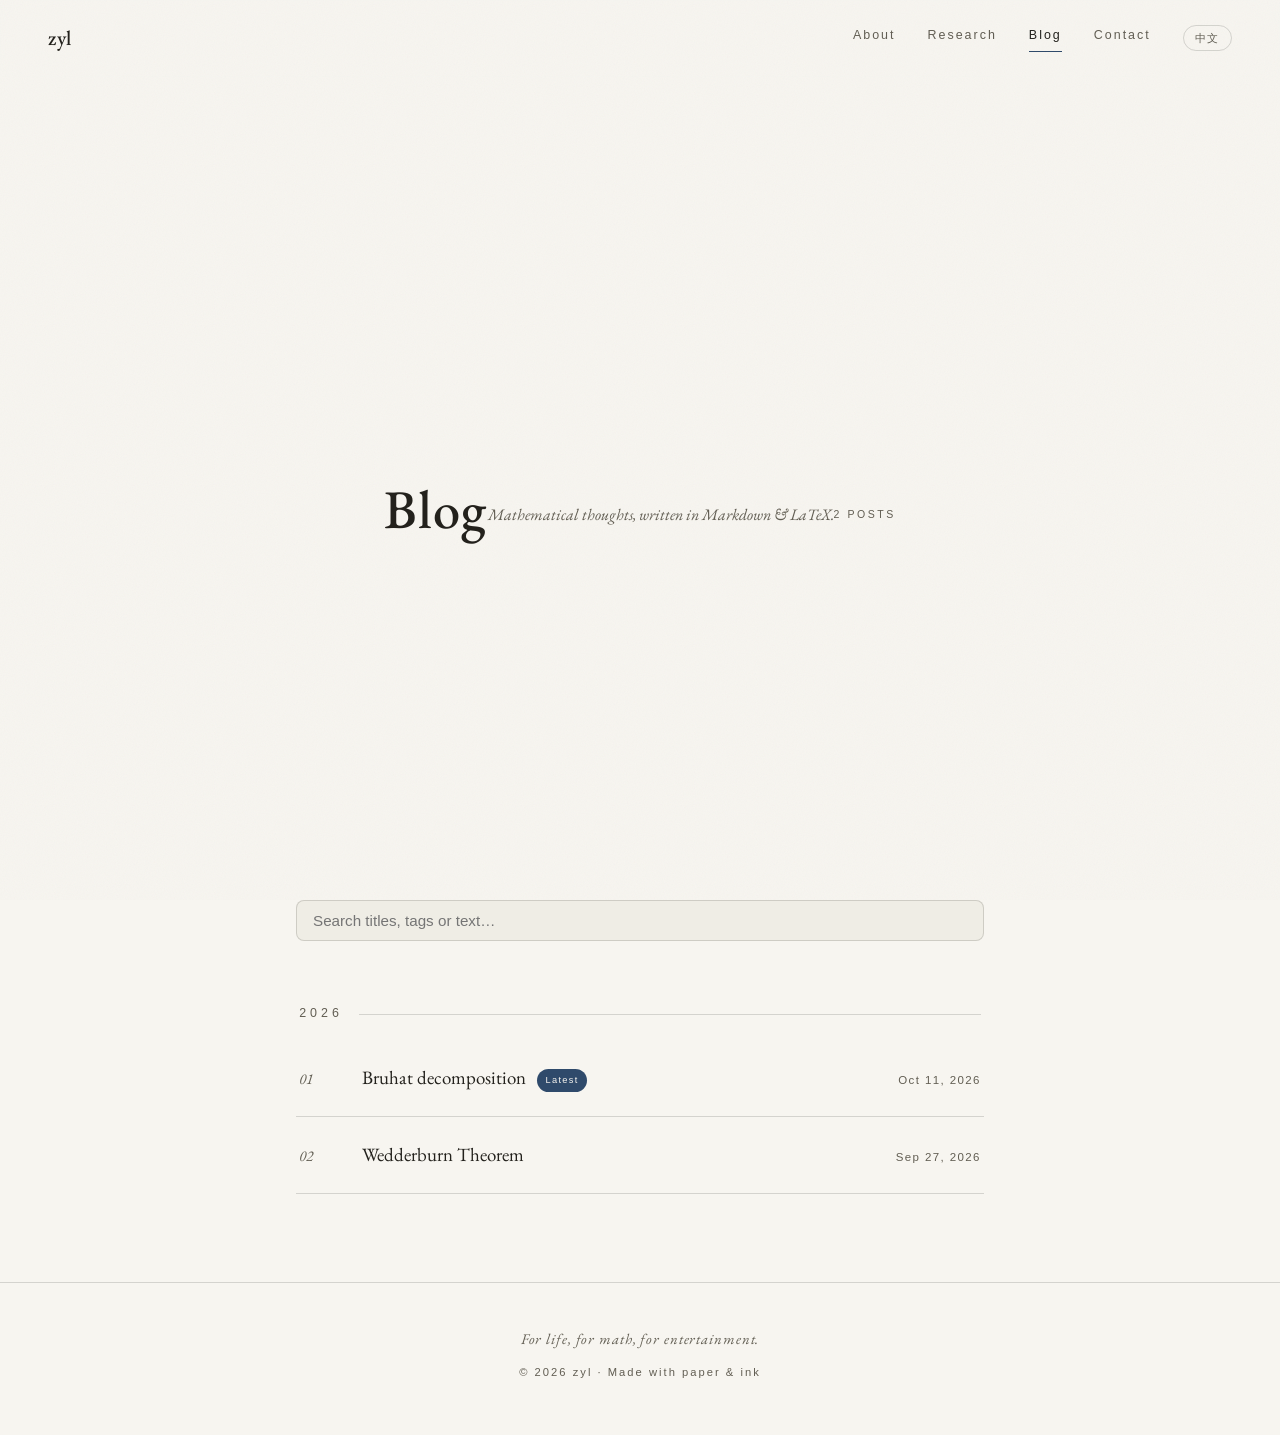
<file: blog.html>
<!DOCTYPE html>
<html lang="zh-CN">
<head>
<meta charset="UTF-8">
<meta name="viewport" content="width=device-width, initial-scale=1.0">
<meta name="color-scheme" content="light">
<title>博客 · zyl</title>
<meta name="description" content="zyl 的数学博客：代数几何、模空间、数论的笔记与思考。可搜索、按标签筛选。">
<link rel="icon" href="data:image/svg+xml,%3Csvg%20xmlns='http://www.w3.org/2000/svg'%20viewBox='0%200%2064%2064'%3E%3Crect%20width='64'%20height='64'%20rx='14'%20fill='%23f7f5f0'/%3E%3Ctext%20x='32'%20y='45'%20font-family='Georgia,serif'%20font-size='42'%20text-anchor='middle'%20fill='%2323211c'%3Ez%3C/text%3E%3C/svg%3E">

<link rel="preconnect" href="https://fonts.googleapis.com">
<link rel="preconnect" href="https://fonts.gstatic.com" crossorigin>
<link href="https://fonts.googleapis.com/css2?family=EB+Garamond:ital,wght@0,400;0,500;1,400&display=swap" rel="stylesheet">
<link rel="stylesheet" href="assets/site.css?v=xy3">
<script src="assets/i18n.js"></script>
<script src="assets/config.js"></script>
<script src="assets/search.js"></script>
<script src="assets/gh.js"></script>
</head>

<body>

<nav aria-label="主导航">
  <a class="brand" href="index.html">zyl</a>
  <div class="nav-links">
    <a href="index.html#about" data-i18n="nav_about">关于</a>
    <a href="index.html#research" data-i18n="nav_research">研究</a>
    <a href="blog.html" class="active" data-i18n="nav_blog">博客</a>
    <a href="index.html#contact" data-i18n="nav_contact">联系</a>
    <button class="lang-btn" data-i18n-toggle type="button" aria-label="切换语言">EN</button>
  </div>
</nav>

<header class="page-head">
  <h1 data-i18n="blog_title">博客</h1>
  <p class="sub" data-i18n="blog_sub">用 Markdown 与 LaTeX 语法，记录数学的思考。</p>
  <p class="count" id="post-count"></p>
  <a class="plus-btn" href="write.html?new=1">＋ <span data-i18n="plus_new">写日志</span></a>
</header>

<main>
  <div class="search-row">
    <input id="search" class="searchbox" type="search" autocomplete="off">
  </div>

  <div id="tagbar" class="tagbar" hidden></div>
  <p id="draft-note" class="draft-note" hidden></p>

  <p id="searching" class="empty" hidden data-i18n="searching">搜索中…</p>
  <ol id="post-list" class="post-list"></ol>
  <p id="empty" class="empty" data-i18n-html="blog_empty" hidden>
    还没有文章——写第一篇吧：<code>python new_post.py "文章标题"</code>
  </p>
  <p id="noresults" class="empty" hidden data-i18n="no_results">没有匹配的文章</p>
</main>

<footer>
  <p class="motto">For life, for math, for entertainment.</p>
  <p class="copy">© <span id="year">2026</span> zyl · <span data-i18n="footer_copy">纸与墨写就</span></p>
  <a class="write-link" href="write.html" data-i18n="write_link">写作</a>
  <a class="write-link" href="private.html" data-i18n="private_link" style="margin-left:1rem">私有</a>
</footer>

<script>
(function(){
  'use strict';
  document.getElementById('year').textContent = new Date().getFullYear();

  var posts = [];
  var drafts = [];                  /* 草稿（仅站长可见提示） */
  var mdCache = {};                 /* file -> 全文（首次搜索时按需加载） */
  var state = { q: '', tags: [] };  /* 当前搜索词 / 选中的标签 */
  var loading = false;
  var cfg = window.SITE_CONFIG || {};

  /* 站长模式：浏览器里保存过令牌（只有你能看到 编辑/删除） */
  function isOwner(){
    try { return !!localStorage.getItem('zyl-token'); } catch (e) { return false; }
  }

  /* 写作入口仅站长可见：＋ 写文章按钮、页脚写作链接 */
  (function(){
    if (isOwner()) return;
    var els = document.querySelectorAll('.plus-btn, .write-link');
    for (var i = 0; i < els.length; i++) els[i].style.display = 'none';
  })();

  /* 删除文章（需要你的令牌；assets/gh.js 封装 GitHub API） */
  function delPost(p){
    var token = '';
    try { token = localStorage.getItem('zyl-token') || ''; } catch (e) {}
    if (!token){ window.alert(I18N.t('need_token')); return; }
    if (!window.confirm(I18N.t('del_confirm') + '\n' + p.title)) return;
    window.GH.deletePost(cfg, token, p.file, function(ok, msg){
      if (!ok){ window.alert(I18N.t('save_fail') + ' ' + msg); return; }
      delete mdCache[p.file];
      posts = posts.filter(function(x){ return x.file !== p.file; });
      renderTagbar();
      renderList();
    });
  }

  var list = document.getElementById('post-list');
  var empty = document.getElementById('empty');
  var noresults = document.getElementById('noresults');
  var searching = document.getElementById('searching');
  var tagbar = document.getElementById('tagbar');
  var searchInput = document.getElementById('search');

  /* ---------- URL 参数：?q=…&tag=…（可分享的搜索结果） ---------- */
  function readParams(){
    var sp = new URLSearchParams(location.search);
    var q = sp.get('q');
    if (q) state.q = q.toLowerCase();
    state.tags = sp.getAll('tag');
  }
  function writeParams(){
    var sp = new URLSearchParams();
    if (state.q) sp.set('q', state.q);
    state.tags.forEach(function(t){ sp.append('tag', t); });
    var url = location.pathname + (sp.toString() ? '?' + sp.toString() : '');
    history.replaceState(null, '', url);
  }

  /* ---------- 标题按语言取 ---------- */
  function titleFor(p){
    return (I18N.lang === 'zh' ? p.title_zh : p.title_en) || p.title || '';
  }

  /* ---------- 过滤 + 渲染 ---------- */
  function matches(p){
    if (state.tags.length &&
        !state.tags.every(function(t){ return (p.tags || []).indexOf(t) !== -1; })){
      return false;
    }
    return window.Search.matchPost(p, mdCache[p.file] || null, state.q);
  }
  function matchedByContent(p){
    if (!state.q) return false;
    var c = mdCache[p.file];
    return !!c && c.toLowerCase().indexOf(state.q) !== -1;
  }

  function renderList(){
    list.innerHTML = '';
    var shown = posts.filter(matches);

    if (!posts.length){
      empty.hidden = false;
      noresults.hidden = true;
      return;
    }
    empty.hidden = true;
    if (!shown.length){
      noresults.hidden = false;
      return;
    }
    noresults.hidden = true;

    var filtered = !!(state.q || state.tags.length);

    if (filtered){
      /* 搜索 / 筛选时：平铺列表 */
      shown.forEach(function(p, i){ appendRow(p, i + 1, false); });
      return;
    }

    /* 按年份分组（倒序），像数学笔记的目录 */
    var years = [];
    shown.forEach(function(p){
      var y = (p.date || '').slice(0, 4);
      if (years.indexOf(y) === -1) years.push(y);
    });
    years.forEach(function(y, gi){
      var yr = document.createElement('li');
      yr.className = 'year';
      var span = document.createElement('span');
      span.textContent = y;
      yr.appendChild(span);
      list.appendChild(yr);

      var idx = 1;
      shown.forEach(function(p){
        if ((p.date || '').slice(0, 4) === y){
          appendRow(p, idx, gi === 0 && idx === 1);   /* 最新一篇加角标 */
          idx++;
        }
      });
    });
  }

  function appendRow(p, no, isLatest){
    var li = document.createElement('li');
    var a = document.createElement('a');
    a.href = 'post.html?p=' + encodeURIComponent(p.file);

    if (no !== null){
      var num = document.createElement('span');
      num.className = 'no';
      num.textContent = no < 10 ? '0' + no : String(no);
      a.appendChild(num);
    }

    var t = document.createElement('span');
    t.className = 'title';
    t.innerHTML = window.Search.highlight(titleFor(p), state.q);
    if (isLatest){
      var b = document.createElement('span');
      b.className = 'badge-latest';
      b.textContent = I18N.t('badge_latest');
      t.appendChild(b);
    }
    a.appendChild(t);

    if (Array.isArray(p.tags) && p.tags.length){
      var tg = document.createElement('span');
      tg.className = 'tags';
      p.tags.forEach(function(x){
        var s = document.createElement('span');
        s.className = 'tag';
        s.textContent = x;
        tg.appendChild(s);
      });
      a.appendChild(tg);
    }

    var d = document.createElement('span');
    d.className = 'date';
    d.textContent = window.Search.formatDate(p.date, I18N.lang);
    a.appendChild(d);

    if (matchedByContent(p)){
      var sn = document.createElement('span');
      sn.className = 'snippet';
      sn.innerHTML = window.Search.highlight(
        window.Search.snippet(mdCache[p.file], state.q), state.q);
      a.appendChild(sn);
    }

    li.appendChild(a);

    /* 站长快捷操作：编辑 / 删除（悬停出现） */
    if (isOwner()){
      var ac = document.createElement('span');
      ac.className = 'row-actions';
      var ed = document.createElement('a');
      ed.className = 'act';
      ed.href = 'write.html?p=' + encodeURIComponent(p.file);
      ed.textContent = I18N.t('row_edit');
      ed.addEventListener('click', function(e){ e.stopPropagation(); });
      var dl = document.createElement('button');
      dl.type = 'button';
      dl.className = 'act danger';
      dl.textContent = I18N.t('row_delete');
      dl.addEventListener('click', function(e){
        e.preventDefault();
        e.stopPropagation();
        delPost(p);
      });
      ac.appendChild(ed);
      ac.appendChild(dl);
      li.appendChild(ac);
    }

    list.appendChild(li);
  }

  /* ---------- 全文按需加载（仅在有搜索词时） ---------- */
  function ensureContent(){
    if (!state.q) return;
    var need = posts.filter(function(p){ return !mdCache[p.file]; });
    if (!need.length) return;
    if (loading) return;
    loading = true;
    searching.hidden = false;
    Promise.all(need.map(function(p){
      return fetch(p.file, { cache: 'no-cache' }).then(function(r){ return r.ok ? r.text() : ''; })
        .then(function(t){ mdCache[p.file] = t; })
        .catch(function(){ mdCache[p.file] = ''; });
    })).then(function(){
      loading = false;
      searching.hidden = true;
      renderList();
    });
  }

  /* ---------- 搜索框 ---------- */
  var timer = null;
  searchInput.addEventListener('input', function(){
    clearTimeout(timer);
    timer = setTimeout(function(){
      state.q = searchInput.value.trim().toLowerCase();
      writeParams();
      ensureContent();
      renderList();
    }, 250);
  });

  /* ---------- 标签栏 ---------- */
  function renderTagbar(){
    var tags = window.Search.distinctTags(posts);
    if (!tags.length){ tagbar.hidden = true; return; }
    tagbar.hidden = false;
    tagbar.innerHTML = '';

    var all = document.createElement('button');
    all.type = 'button';
    all.className = 'tag' + (state.tags.length === 0 ? ' active' : '');
    all.textContent = I18N.t('all_tags');
    all.addEventListener('click', function(){
      state.tags = [];
      writeParams(); renderTagbar(); renderList();
    });
    tagbar.appendChild(all);

    tags.forEach(function(t){
      var b = document.createElement('button');
      b.type = 'button';
      b.className = 'tag' + (state.tags.indexOf(t.tag) !== -1 ? ' active' : '');
      b.innerHTML = window.Search.highlight(t.tag, state.q) + '<span class="n">' + t.count + '</span>';
      b.addEventListener('click', function(){
        var i = state.tags.indexOf(t.tag);
        if (i === -1) state.tags.push(t.tag);
        else state.tags.splice(i, 1);
        writeParams(); renderTagbar(); renderList();
      });
      tagbar.appendChild(b);
    });
  }

  /* 站长可见：草稿提示（草稿在私有仓库中，需令牌读取） */
  function refreshDraftNote(){
    var dn = document.getElementById('draft-note');
    if (!dn) return;
    if (!isOwner()){
      dn.hidden = true;
      return;
    }
    var t = '';
    try { t = localStorage.getItem('zyl-token') || ''; } catch (e) {}
    if (!cfg.privateRepo || !t){ dn.hidden = true; return; }
    window.GH.api('GET', 'posts/index.json',
      { owner: cfg.owner, repo: cfg.privateRepo, branch: cfg.branch }, t)
      .then(function(res){
        if (!res.ok){ dn.hidden = true; return; }
        var notes = [];
        try { notes = JSON.parse(window.GH.decodeB64(res.j.content).replace(/^\uFEFF/, '')); } catch (e) {}
        var drafts = notes.filter(function(p){ return p.status === 'draft'; }).length;
        if (drafts){
          dn.hidden = false;
          dn.innerHTML = '<a href="write.html">' +
            I18N.t('draft_count').replace('{n}', drafts) + '</a>';
        } else {
          dn.hidden = true;
        }
      });
  }

  /* ---------- 语言切换 ---------- */
  window.onLangChange = function(){
    document.title = I18N.t('blog_title') + ' · zyl';
    searchInput.placeholder = I18N.t('search_ph');
    renderTagbar();
    renderList();
    refreshDraftNote();
  };
  window.onLangChange(I18N.lang);

  /* ---------- 加载清单 ---------- */
  readParams();
  searchInput.value = state.q;
  fetch('posts/index.json', { cache: 'no-cache' })
    .then(function(r){ return r.ok ? r.json() : []; })
    .catch(function(){ return []; })
    .then(function(data){
      posts = Array.isArray(data) ? data : [];
      var pc = document.getElementById('post-count');
      if (pc) pc.textContent = I18N.t('post_count').replace('{n}', posts.length);
      refreshDraftNote();
      renderTagbar();
      ensureContent();
      renderList();
    });
})();
</script>
</body>
</html>
</file>
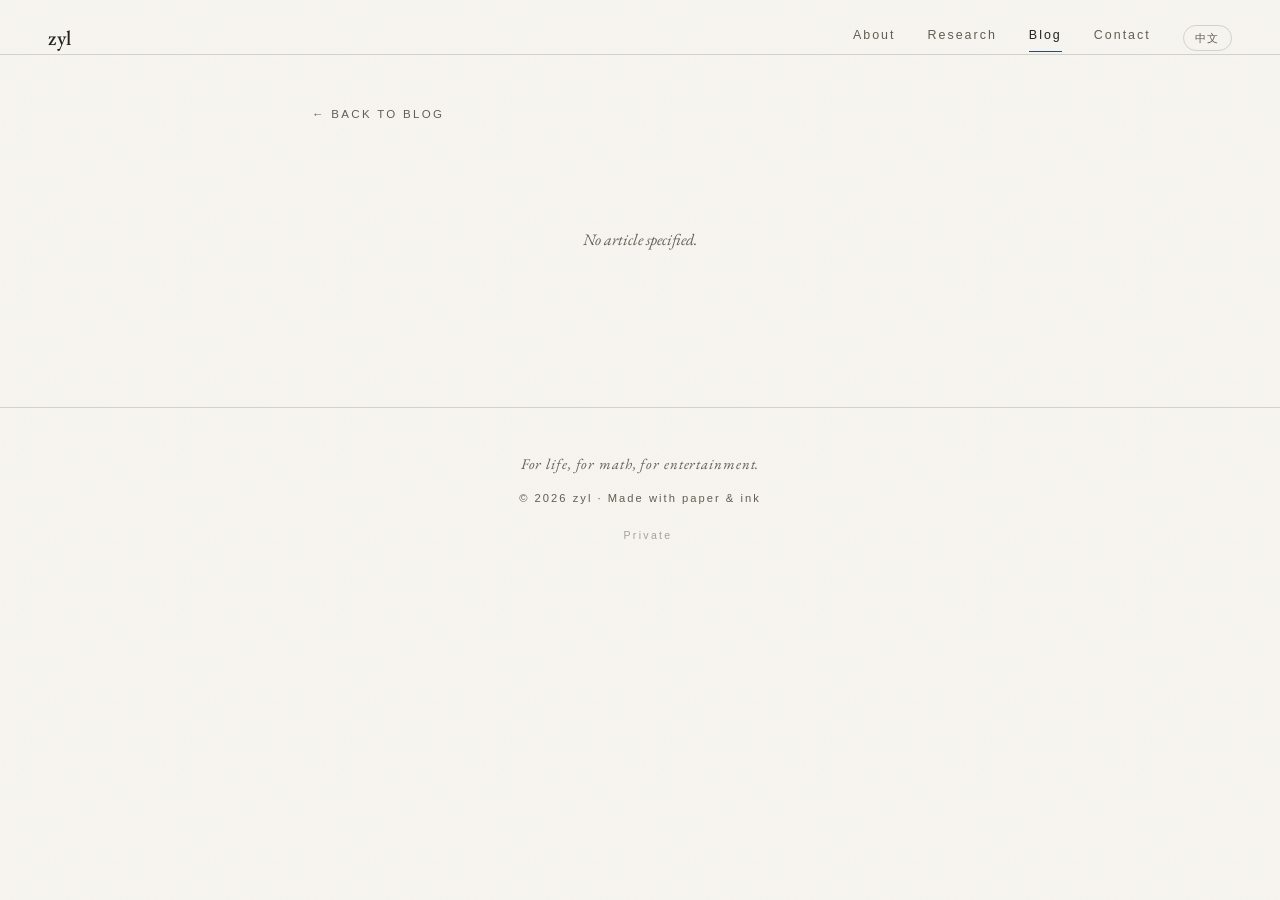
<file: post.html>
<!DOCTYPE html>
<html lang="zh-CN">
<head>
<meta charset="UTF-8">
<meta name="viewport" content="width=device-width, initial-scale=1.0">
<meta name="color-scheme" content="light">
<title>文章 · zyl</title>
<meta name="description" content="zyl 的数学博客文章。">
<link rel="icon" href="data:image/svg+xml,%3Csvg%20xmlns='http://www.w3.org/2000/svg'%20viewBox='0%200%2064%2064'%3E%3Crect%20width='64'%20height='64'%20rx='14'%20fill='%23f7f5f0'/%3E%3Ctext%20x='32'%20y='45'%20font-family='Georgia,serif'%20font-size='42'%20text-anchor='middle'%20fill='%2323211c'%3Ez%3C/text%3E%3C/svg%3E">

<link rel="preconnect" href="https://fonts.googleapis.com">
<link rel="preconnect" href="https://fonts.gstatic.com" crossorigin>
<link href="https://fonts.googleapis.com/css2?family=EB+Garamond:ital,wght@0,400;0,500;1,400&display=swap" rel="stylesheet">
<link rel="stylesheet" href="assets/site.css?v=xy3">
<script src="assets/i18n.js"></script>
<script src="assets/config.js"></script>
<script src="assets/libs.js?v=xy1"></script>
</head>

<body>

<nav aria-label="主导航">
  <a class="brand" href="index.html">zyl</a>
  <div class="nav-links">
    <a href="index.html#about" data-i18n="nav_about">关于</a>
    <a href="index.html#research" data-i18n="nav_research">研究</a>
    <a href="blog.html" class="active" data-i18n="nav_blog">博客</a>
    <a href="index.html#contact" data-i18n="nav_contact">联系</a>
    <button class="lang-btn" data-i18n-toggle type="button" aria-label="切换语言">EN</button>
  </div>
</nav>

<main class="post-wrap">
  <a class="back" href="blog.html" data-i18n="back_blog">← 返回博客</a>
  <article id="post" class="post">
    <p class="empty" data-i18n="loading">正在加载…</p>
  </article>
  <section id="comments" class="comments-section" hidden>
    <h2 class="sec" data-i18n="comments_title">评论</h2>
    <p class="comments-note" data-i18n="comments_note">回复需要 GitHub 账号，登录后即可跟帖。</p>
    <div id="comments-box"></div>
  </section>
  <nav id="post-nav" class="post-nav" aria-label="上一篇下一篇"></nav>
</main>

<footer>
  <p class="motto">For life, for math, for entertainment.</p>
  <p class="copy">© <span id="year">2026</span> zyl · <span data-i18n="footer_copy">纸与墨写就</span></p>
  <a class="write-link" href="write.html" data-i18n="write_link">写作</a>
  <a class="write-link" href="private.html" data-i18n="private_link" style="margin-left:1rem">私有</a>
</footer>

<script>
(function(){
  'use strict';

  document.getElementById('year').textContent = new Date().getFullYear();

  /* 页脚写作入口仅站长可见 */
  try {
    if (!localStorage.getItem('zyl-token')){
      var wl = document.querySelector('.write-link');
      if (wl) wl.style.display = 'none';
    }
  } catch (e) {}

  function escapeHtml(s){
    return String(s).replace(/[&<>"']/g, function(c){
      return {'&':'&amp;','<':'&lt;','>':'&gt;','"':'&quot;',"'":'&#39;'}[c];
    });
  }

  var state = { posts: [], file: null, entry: null, md: '' };
  var cfg = window.SITE_CONFIG || {};
  var commentsLoaded = false;

  /* 标题按语言取：title_zh / title_en，缺省回退到 title */
  function titleFor(p){
    return (I18N.lang === 'zh' ? p.title_zh : p.title_en) || p.title || '';
  }

  /* 评论区：一篇一个 Discussion（term = 文章路径） */
  function refreshComments(){
    var sec = document.getElementById('comments');
    var ok = window.LIBS.loadComments(cfg, state.file, I18N.lang, document.getElementById('comments-box'));
    sec.hidden = !ok;
    commentsLoaded = ok;
  }

  /* 语言切换时更新：页面标题 + 上一篇/下一篇 + 评论区语言 */
  window.onLangChange = function(){
    if (!state.file) return;
    var entry = state.entry;
    /* 草稿页：不显示标题与前后篇（站长用编辑器预览） */
    if (entry && entry.draft){
      document.title = I18N.t('post_draft') + ' · zyl';
      var nv = document.getElementById('post-nav');
      if (nv) nv.innerHTML = '';
      return;
    }
    var title = entry ? titleFor(entry)
                      : ((state.md.match(/^#\s+(.+)$/m) || ['', I18N.t('no_post')])[1]).trim();
    document.title = title + ' · zyl';

    var navEl = document.getElementById('post-nav');
    var idx = state.posts.indexOf(entry);
    if (idx > -1){
      var next = state.posts[idx - 1];   /* 更新的 */
      var prev = state.posts[idx + 1];   /* 更旧的 */
      var left = prev
        ? '<a href="post.html?p=' + encodeURIComponent(prev.file) + '">' +
            '<span class="dir">← ' + I18N.t('prev_dir') + '</span>' + escapeHtml(titleFor(prev)) + '</a>'
        : '<span></span>';
      var right = next
        ? '<a class="next" href="post.html?p=' + encodeURIComponent(next.file) + '">' +
            '<span class="dir">' + I18N.t('next_dir') + ' →</span>' + escapeHtml(titleFor(next)) + '</a>'
        : '<span></span>';
      navEl.innerHTML = left + right;
    }
    if (commentsLoaded) refreshComments();   /* 评论界面语言跟随切换 */
  };

  function renderPost(){
    var params = new URLSearchParams(location.search);
    var file = params.get('p');
    var article = document.getElementById('post');

    if (!file){
      article.innerHTML = '<p class="empty">' + I18N.t('no_post') + '</p>';
      return;
    }

    window.LIBS.load(function(ok){
      if (!ok){
        article.innerHTML = '<p class="empty">' + I18N.t('load_fail') + '</p>';
        return;
      }
      loadAndRender();
    });

    function loadAndRender(){
      Promise.all([
        fetch('posts/index.json', { cache: 'no-cache' })
          .then(function(r){ return r.ok ? r.json() : []; })
          .catch(function(){ return []; }),
        fetch(file, { cache: 'no-cache' }).then(function(r){
          if (!r.ok) throw new Error('not found');
          return r.text();
        })
      ]).then(function(res){
        state.posts = Array.isArray(res[0]) ? res[0] : [];
        state.file = file;
        state.md = res[1];
        state.entry = null;
        state.posts.forEach(function(x){ if (x && x.file === file) state.entry = x; });

        /* 草稿：不渲染，显示未发布提示（站长用编辑器预览） */
        if (state.entry && state.entry.draft){
          article.innerHTML = '<p class="empty">' + I18N.t('post_draft') + '</p>';
          return;
        }

        var md = res[1];
        /* 清单里有标题时，去掉正文开头重复的 # 标题（避免双标题） */
        if (state.entry) md = md.replace(/^#\s+.*$/m, '').replace(/^\n+/, '');

        var res = window.LIBS.renderMarkdown(md, { lang: I18N.lang, macros: cfg.katexMacros || {} });
        var html = res.html;
        var title = state.entry ? titleFor(state.entry)
                                : ((md.match(/^#\s+(.+)$/m) || [,''])[1] || '').trim();
        var date  = state.entry ? state.entry.date : ((file.match(/^posts\/(\d{4}-\d{2}-\d{2})/) || [,''])[1]);
        var tags  = state.entry && Array.isArray(state.entry.tags) ? state.entry.tags : [];

        var meta = '<header class="post-meta"><span>' + escapeHtml(date) + '</span>' +
          tags.map(function(t){
            return '<a class="tag" href="blog.html?tag=' + encodeURIComponent(t) + '">' +
              escapeHtml(t) + '</a>';
          }).join('') +
          '</header>';

        article.innerHTML = '<h1>' + escapeHtml(title) + '</h1>' + meta + html;

        window.onLangChange();   /* 页面标题 + 上一篇/下一篇 */

        window.LIBS.renderMathIn(article, res.macros);
        window.LIBS.renderXy(article);      /* 交换图 \xymatrix */
        refreshComments();       /* 评论区（配置了就显示） */
        window.scrollTo(0, 0);
      }).catch(function(){
        article.innerHTML =
          '<p class="empty">' + I18N.t('post_missing') + escapeHtml(file) + '</p>';
      });
    }
  }

  renderPost();
})();
</script>
</body>
</html>
</file>
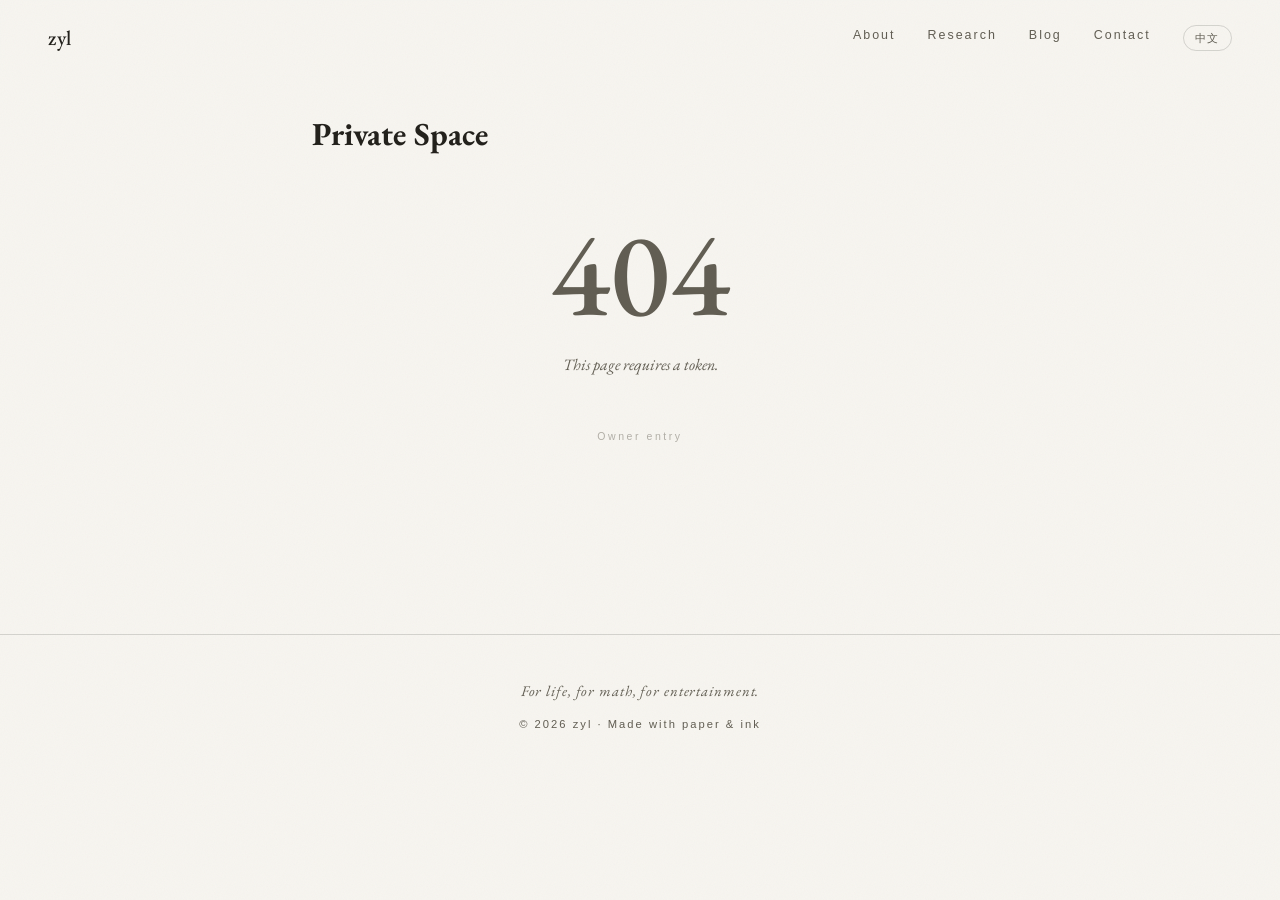
<file: private.html>
<!DOCTYPE html>
<html lang="zh-CN">
<head>
<meta charset="UTF-8">
<meta name="viewport" content="width=device-width, initial-scale=1.0">
<meta name="color-scheme" content="light">
<title>私有空间 · zyl</title>
<meta name="robots" content="noindex,nofollow">
<link rel="icon" href="data:image/svg+xml,%3Csvg%20xmlns='http://www.w3.org/2000/svg'%20viewBox='0%200%2064%2064'%3E%3Crect%20width='64'%20height='64'%20rx='14'%20fill='%23f7f5f0'/%3E%3Ctext%20x='32'%20y='45'%20font-family='Georgia,serif'%20font-size='42'%20text-anchor='middle'%20fill='%2323211c'%3Ez%3C/text%3E%3C/svg%3E">

<link rel="preconnect" href="https://fonts.googleapis.com">
<link rel="preconnect" href="https://fonts.gstatic.com" crossorigin>
<link href="https://fonts.googleapis.com/css2?family=EB+Garamond:ital,wght@0,400;0,500;1,400&display=swap" rel="stylesheet">
<link rel="stylesheet" href="assets/site.css?v=xy3">
<script src="assets/i18n.js"></script>
<script src="assets/config.js"></script>
<script src="assets/search.js"></script>
<script src="assets/gh.js"></script>
<script src="assets/libs.js?v=xy1"></script>
</head>

<body>

<nav aria-label="主导航">
  <a class="brand" href="index.html">zyl</a>
  <div class="nav-links">
    <a href="index.html#about" data-i18n="nav_about">关于</a>
    <a href="index.html#research" data-i18n="nav_research">研究</a>
    <a href="blog.html" data-i18n="nav_blog">博客</a>
    <a href="index.html#contact" data-i18n="nav_contact">联系</a>
    <button class="lang-btn" data-i18n-toggle type="button" aria-label="切换语言">EN</button>
  </div>
</nav>

<main class="post-wrap">
  <h1 class="sec" data-i18n="private_title" style="margin-top:6.5rem">私有空间</h1>

  <!-- 无令牌 → 404 -->
  <div id="notfound" class="nf" hidden>
    <p class="nf-code">404</p>
    <p class="nf-text" data-i18n="private_404">此页面需要令牌访问。</p>
    <a id="owner-entry" class="nf-link" href="#" data-i18n="owner_link">站长入口</a>
    <div id="priv-token-row" class="gate" style="margin-top:2rem;text-align:left" hidden>
      <div class="frow">
        <label data-i18n="token_lbl">GitHub Token</label>
        <input id="priv-token" type="password" autocomplete="off">
        <label class="remember">
          <input id="priv-remember" type="checkbox">
          <span data-i18n="remember_lbl">在这台电脑上记住令牌</span>
        </label>
      </div>
      <button id="priv-enter" class="btn" type="button" data-i18n="private_enter">进入</button>
    </div>
  </div>

  <!-- 私有笔记 -->
  <div id="private-area" hidden>
    <div class="search-row">
      <input id="priv-search" class="searchbox" type="search" autocomplete="off">
    </div>
    <p id="priv-count" class="count" style="margin-bottom:1.2rem"></p>
    <ol id="priv-list" class="post-list"></ol>
    <p id="priv-empty" class="empty" data-i18n="private_empty">暂无私有笔记。</p>
    <p id="priv-noconfig" class="empty" data-i18n="private_noconfig" hidden></p>
    <article id="priv-reader" class="post" hidden></article>
  </div>
</main>

<footer>
  <p class="motto">For life, for math, for entertainment.</p>
  <p class="copy">© <span id="year">2026</span> zyl · <span data-i18n="footer_copy">纸与墨写就</span></p>
  <a class="write-link" href="write.html" data-i18n="write_link">写作</a>
  <span class="write-link" style="margin-left:1rem">·</span>
  <a class="write-link" href="private.html" data-i18n="private_link">私有</a>
</footer>

<script>
(function(){
  'use strict';

  document.getElementById('year').textContent = new Date().getFullYear();
  var cfg = window.SITE_CONFIG || {};
  var TOKEN_KEY = 'zyl-token';
  var token = '';
  try { token = localStorage.getItem(TOKEN_KEY) || ''; } catch (e) {}

  var $ = function(id){ return document.getElementById(id); };
  var notes = [];          /* 私有笔记清单 */
  var contentCache = {};   /* file -> 正文 */
  var state = { q: '' };

  /* ---------- 语言切换 ---------- */
  window.onLangChange = function(){
    document.title = I18N.t('private_title') + ' · zyl';
    $('priv-search').placeholder = I18N.t('search_ph');
    if (!token) return;
    renderList();
  };
  window.onLangChange(I18N.lang);

  /* ---------- 门禁：无令牌 → 404 ---------- */
  function showNotFound(){
    $('notfound').hidden = false;
    $('private-area').hidden = true;
  }
  function enter(){
    token = $('priv-token').value.trim();
    if (!token) return;
    if ($('priv-remember').checked){
      try { localStorage.setItem(TOKEN_KEY, token); } catch (e) {}
    }
    $('notfound').hidden = true;
    $('priv-token-row').hidden = true;
    $('private-area').hidden = false;
    loadNotes();
  }
  $('owner-entry').addEventListener('click', function(e){
    e.preventDefault();
    $('priv-token-row').hidden = !$('priv-token-row').hidden;
  });
  $('priv-enter').addEventListener('click', enter);
  $('priv-token').addEventListener('keydown', function(e){
    if (e.key === 'Enter') enter();
  });

  if (token){
    $('private-area').hidden = false;
    loadNotes();
  } else {
    showNotFound();
  }

  /* ---------- 私有仓库配置 ---------- */
  function privCfg(){
    return { owner: cfg.owner, repo: cfg.privateRepo || '', branch: cfg.branch || 'main' };
  }

  /* ---------- 加载清单 ---------- */
  function loadNotes(){
    if (!cfg.privateRepo){
      $('priv-noconfig').hidden = false;
      return;
    }
    window.GH.api('GET', 'posts/index.json', privCfg(), token)
      .then(function(res){
        if (!res.ok){ renderList(); return; }
        try {
          notes = JSON.parse(window.GH.decodeB64(res.j.content).replace(/^\uFEFF/, ''));
        } catch (e) { notes = []; }
        renderList();
      });
  }

  /* ---------- 渲染列表 ---------- */
  function titleFor(p){
    return (I18N.lang === 'zh' ? p.title_zh : p.title_en) || p.title || '';
  }
  function renderList(){
    var list = $('priv-list');
    list.innerHTML = '';
    $('priv-reader').hidden = true;

    var shown = notes.filter(function(p){
      if ((p.status || 'private') === 'draft') return false;   /* 草稿不在私有空间显示 */
      if (!state.q) return true;
      var c = contentCache[p.file];
      return window.Search.matchPost(p, c || null, state.q);
    });

    var visible = notes.filter(function(p){ return (p.status || 'private') !== 'draft'; });
    $('priv-count').textContent = I18N.t('post_count').replace('{n}', visible.length);
    if (!shown.length){
      $('priv-empty').hidden = false;
      return;
    }
    $('priv-empty').hidden = true;

    shown.forEach(function(p){
      var li = document.createElement('li');
      var a = document.createElement('a');
      a.href = '#';
      var t = document.createElement('span');
      t.className = 'title';
      t.textContent = titleFor(p);
      a.appendChild(t);
      if (Array.isArray(p.tags) && p.tags.length){
        var tg = document.createElement('span');
        tg.className = 'tags';
        p.tags.forEach(function(x){
          var s = document.createElement('span');
          s.className = 'tag';
          s.textContent = x;
          tg.appendChild(s);
        });
        a.appendChild(tg);
      }
      var d = document.createElement('span');
      d.className = 'date';
      d.textContent = window.Search.formatDate(p.date, I18N.lang);
      a.appendChild(d);
      a.addEventListener('click', function(e){
        e.preventDefault();
        openNote(p);
      });
      li.appendChild(a);
      list.appendChild(li);
    });
  }

  /* ---------- 打开笔记 ---------- */
  function openNote(p){
    if (contentCache[p.file]){
      renderNote(p, contentCache[p.file]);
      return;
    }
    window.GH.api('GET', p.file, privCfg(), token).then(function(res){
      if (!res.ok) return;
      var md = window.GH.decodeB64(res.j.content);
      contentCache[p.file] = md;
      renderNote(p, md);
    });
  }
  function renderNote(p, md){
    var reader = $('priv-reader');
    var list = $('priv-list');
    reader.hidden = false;
    list.innerHTML = '';
    $('priv-count').hidden = true;

    /* 去掉正文开头的 # 标题（与 post.html 一致） */
    md = md.replace(/^#\s+.*$/m, '').replace(/^\n+/, '');

    window.LIBS.load(function(ok){
      if (!ok){
        reader.innerHTML = '<p class="empty">' + I18N.t('load_fail') + '</p>';
        return;
      }
      var res = window.LIBS.renderMarkdown(md, { lang: I18N.lang, macros: cfg.katexMacros || {} });
      var tags = Array.isArray(p.tags) ? p.tags : [];
      var meta = '<header class="post-meta"><span>' + window.Search.formatDate(p.date, I18N.lang) + '</span>' +
        tags.map(function(t){ return '<span class="tag">' + t + '</span>'; }).join('') + '</header>';
      reader.innerHTML =
        '<a class="back" href="#" id="priv-back">← ' + I18N.t('private_back') + '</a>' +
        '<h1>' + (p.title || '') + '</h1>' + meta + res.html;
      window.LIBS.renderMathIn(reader, res.macros);
      window.LIBS.renderXy(reader);     /* 交换图 \xymatrix */
      document.getElementById('priv-back').addEventListener('click', function(e){
        e.preventDefault();
        reader.hidden = true;
        $('priv-count').hidden = false;
        renderList();
      });
      window.scrollTo(0, 0);
    });
  }

  /* ---------- 搜索（标题/标签即时 + 正文按需） ---------- */
  var timer = null;
  $('priv-search').addEventListener('input', function(){
    clearTimeout(timer);
    timer = setTimeout(function(){
      state.q = $('priv-search').value.trim().toLowerCase();
      if (state.q){
        /* 按需拉取未缓存正文 */
        var need = notes.filter(function(p){ return !contentCache[p.file]; });
        if (need.length){
          Promise.all(need.map(function(p){
            return window.GH.api('GET', p.file, privCfg(), token).then(function(res){
              if (res.ok) contentCache[p.file] = window.GH.decodeB64(res.j.content);
            });
          })).then(renderList);
          return;
        }
      }
      renderList();
    }, 250);
  });

  /* 页脚入口仅站长可见 */
  try {
    if (!localStorage.getItem(TOKEN_KEY)){
      var wl = document.querySelectorAll('.write-link');
      for (var i = 0; i < wl.length; i++) wl[i].style.display = 'none';
    }
  } catch (e) {}
})();
</script>
</body>
</html>
</file>
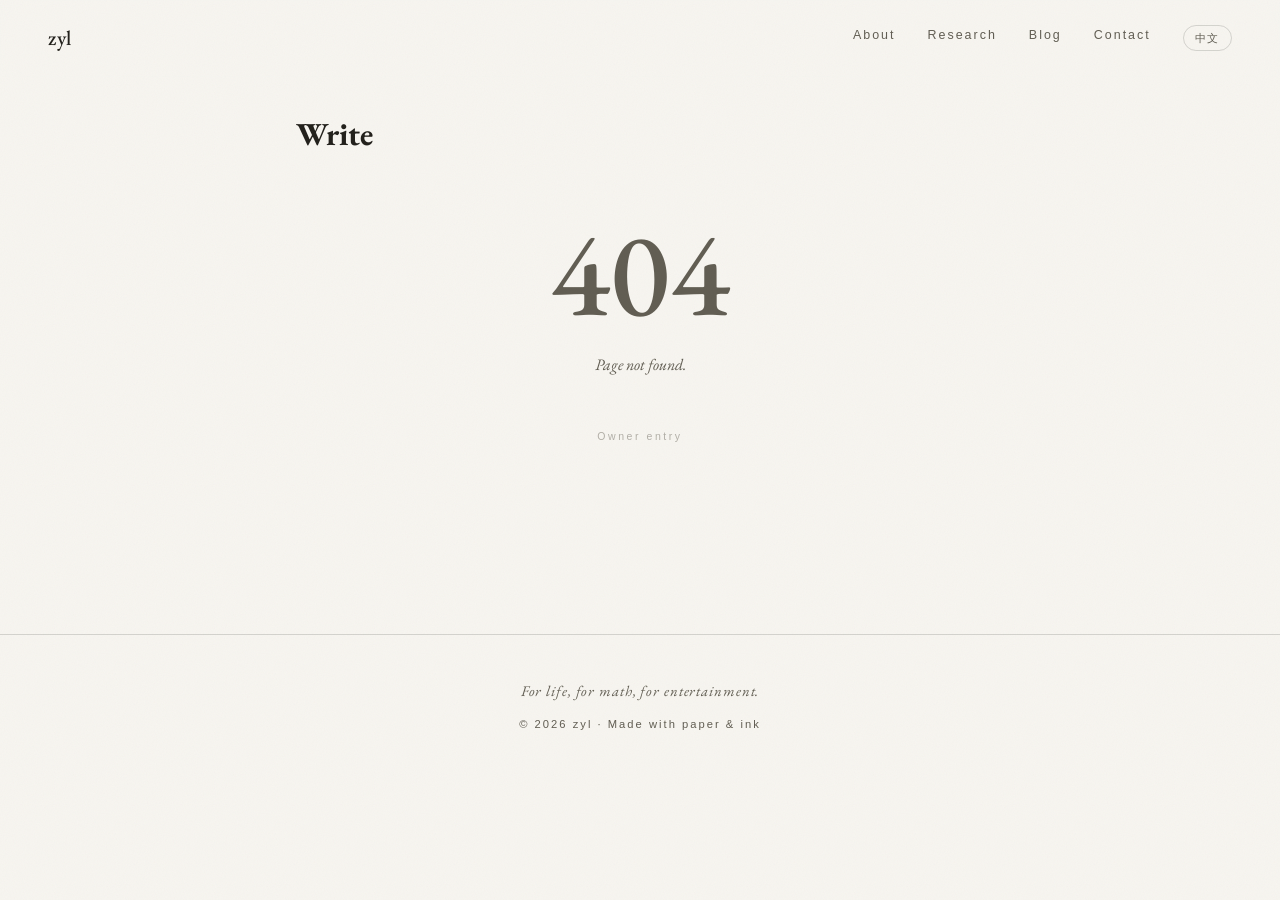
<file: write.html>
<!DOCTYPE html>
<html lang="zh-CN">
<head>
<meta charset="UTF-8">
<meta name="viewport" content="width=device-width, initial-scale=1.0">
<meta name="color-scheme" content="light">
<title>写作 · zyl</title>
<meta name="robots" content="noindex,nofollow">
<link rel="icon" href="data:image/svg+xml,%3Csvg%20xmlns='http://www.w3.org/2000/svg'%20viewBox='0%200%2064%2064'%3E%3Crect%20width='64'%20height='64'%20rx='14'%20fill='%23f7f5f0'/%3E%3Ctext%20x='32'%20y='45'%20font-family='Georgia,serif'%20font-size='42'%20text-anchor='middle'%20fill='%2323211c'%3Ez%3C/text%3E%3C/svg%3E">

<link rel="preconnect" href="https://fonts.googleapis.com">
<link rel="preconnect" href="https://fonts.gstatic.com" crossorigin>
<link href="https://fonts.googleapis.com/css2?family=EB+Garamond:ital,wght@0,400;0,500;1,400&display=swap" rel="stylesheet">
<link rel="stylesheet" href="assets/site.css?v=xy3">
<script src="assets/i18n.js"></script>
<script src="assets/config.js"></script>
<script src="assets/search.js"></script>
<script src="assets/gh.js"></script>
<script src="assets/libs.js?v=xy1"></script>
</head>

<body>

<nav aria-label="主导航">
  <a class="brand" href="index.html">zyl</a>
  <div class="nav-links">
    <a href="index.html#about" data-i18n="nav_about">关于</a>
    <a href="index.html#research" data-i18n="nav_research">研究</a>
    <a href="blog.html" data-i18n="nav_blog">博客</a>
    <a href="index.html#contact" data-i18n="nav_contact">联系</a>
    <button class="lang-btn" data-i18n-toggle type="button" aria-label="切换语言">EN</button>
  </div>
</nav>

<main class="write-wrap">
  <h1 class="sec" data-i18n="write_title" style="margin-top:6.5rem">写作</h1>

  <!-- 访客视角：404（没有令牌时显示） -->
  <div id="notfound" class="nf" hidden>
    <p class="nf-code">404</p>
    <p class="nf-text" data-i18n="notfound_text">页面不存在。</p>
    <a id="owner-entry" class="nf-link" href="#" data-i18n="owner_link">站长入口</a>
  </div>

  <!-- 口令门禁（仅站长，可选项） -->
  <div id="gate" class="gate" hidden>
    <p data-i18n="gate_prompt">此页面仅限站长使用，请输入口令。</p>
    <div class="row">
      <input id="gate-input" type="password" data-i18n-ph="gate_ph" placeholder="口令">
      <button id="gate-btn" class="btn" type="button" data-i18n="gate_unlock">解锁</button>
    </div>
    <p id="gate-err" class="err" hidden data-i18n="gate_wrong">口令错误，请重试。</p>
  </div>

  <!-- 编辑器 -->
  <div id="editor" class="editor-form" hidden>

    <div class="frow">
      <label data-i18n="f_existing">编辑已有文章</label>
      <select id="f-existing">
        <option value="" data-i18n="f_new">（新文章）</option>
      </select>
    </div>

    <div class="frow-inline">
      <div class="frow">
        <label data-i18n="f_title">标题</label>
        <input id="f-title" type="text">
      </div>
      <div class="frow">
        <label data-i18n="f_title_en">英文标题（可选）</label>
        <input id="f-title-en" type="text">
      </div>
    </div>

    <div class="frow">
      <label data-i18n="f_tags">标签（回车添加，可多个）</label>
      <input id="f-tags" type="text" list="tag-suggestions">
      <datalist id="tag-suggestions"></datalist>
      <div id="tag-chips" class="chips"></div>
    </div>

    <div class="frow">
      <label data-i18n="f_slug">文件名 slug</label>
      <input id="f-slug" type="text" placeholder="e.g. elliptic-curves">
      <p id="filename-hint" class="filename-hint">posts/….md</p>
    </div>

    <div class="frow">
      <label data-i18n="f_body">正文（Markdown + LaTeX）</label>
      <div class="toolbar" id="toolbar" role="toolbar" aria-label="编辑工具">
        <button type="button" data-cmd="bold" data-tb="tb_bold" title="加粗"><b>B</b></button>
        <button type="button" data-cmd="italic" data-tb="tb_italic" title="斜体"><i>I</i></button>
        <button type="button" data-cmd="heading" data-tb="tb_heading" title="标题">H</button>
        <button type="button" data-cmd="list" data-tb="tb_list" title="列表">•</button>
        <span class="sep"></span>
        <button type="button" data-cmd="link" data-tb="tb_link" title="链接">🔗</button>
        <button type="button" data-cmd="image" data-tb="tb_image" title="图片">🖼</button>
        <button type="button" data-cmd="quote" data-tb="tb_quote" title="引用">❝</button>
        <button type="button" data-cmd="code" data-tb="tb_code" title="代码块">&lt;/&gt;</button>
        <span class="sep"></span>
        <button type="button" data-cmd="math" data-tb="tb_math" title="行内公式">$x$</button>
        <button type="button" data-cmd="mathblock" data-tb="tb_mathblock" title="块级公式">$$…$$</button>
        <button type="button" data-cmd="aopsmath" data-tb="tb_aopsmath" title="AoPS 公式">[math]</button>
        <button type="button" data-cmd="xymatrix" data-tb="tb_xymatrix" title="交换图（xymatrix）">⇄</button>
        <button type="button" data-cmd="env" data-tb="tb_env" title="多行环境">env</button>
        <button type="button" data-cmd="spoiler" data-tb="tb_spoiler" data-i18n="tb_spoiler_lbl" title="隐藏解答（点击展开）">隐藏</button>
        <span class="sep"></span>
        <button type="button" data-cmd="mathfmt" data-tb="tb_mathfmt" title="数学字体与修饰">𝒜</button>
        <button type="button" data-cmd="thm" data-tb="tb_thm" title="定理环境" aria-expanded="false">∎</button>
        <button type="button" data-cmd="symbols" data-tb="tb_symbols" title="符号与表情" aria-expanded="false">☺</button>
      </div>
      <div id="symbol-panel" class="symbol-panel" hidden></div>
      <div id="fmt-panel" class="fmt-panel" hidden></div>
      <div id="thm-panel" class="fmt-panel" hidden></div>
      <textarea id="f-body" spellcheck="false"></textarea>
    </div>

    <div class="frow">
      <label data-i18n="token_lbl">GitHub Token</label>
      <input id="f-token" type="password" autocomplete="off">
      <label class="remember">
        <input id="f-remember" type="checkbox">
        <span data-i18n="remember_lbl">在这台电脑上记住令牌</span>
      </label>
      <p class="filename-hint" data-i18n="remember_hint">别人的电脑请勿勾选——令牌只本次使用，关闭浏览器即消失。</p>
      <p class="filename-hint" data-i18n="token_help">需要仓库 contents 读写权限</p>
      <p class="filename-hint"><a id="token-link" href="https://github.com/settings/tokens/new" target="_blank" rel="noopener" data-i18n="token_link">创建令牌 →</a></p>
    </div>

    <!-- 站点设置：个人配置只保存在本浏览器（localStorage），不进代码/仓库 -->
    <div class="frow settings-row" id="settings-row">
      <span class="settings-label" data-i18n="settings_title" title="仅保存在本浏览器（localStorage），不会上传">站点设置</span>
      <input id="s-owner" type="text" autocomplete="off">
      <input id="s-repo" type="text" list="s-repos" autocomplete="off">
      <input id="s-priv" type="text" list="s-repos" autocomplete="off">
      <input id="s-editorkey" type="text" autocomplete="off">
      <button id="s-owner-fetch" class="s-btn" type="button" title="从令牌获取用户名">⟳</button>
      <button id="s-repos-fetch" class="s-btn" type="button" title="获取我的仓库">▦</button>
      <button id="s-save" class="s-btn s-save" type="button" data-i18n="cfg_save_short">保存</button>
      <span id="s-msg" class="s-msg" hidden data-i18n="cfg_saved">已保存。</span>
    </div>
    <datalist id="s-repos"></datalist>

    <div class="frow" style="margin-bottom:.6rem">
      <label data-i18n="f_status">状态（决定内容存放的仓库）</label>
      <select id="f-status">
        <option value="draft" data-i18n="status_draft">草稿（私有仓库，不显示）</option>
        <option value="private" data-i18n="status_private">私有（私有仓库，仅你能看）</option>
        <option value="public" data-i18n="status_public">公开（发布到博客）</option>
      </select>
      <p class="filename-hint" data-i18n="status_hint">草稿与私有存放在私有仓库 ylzh-private，公开后才进入 ylzh；保存时文件自动在两个仓库间移动。</p>
    </div>

    <div class="actions">
      <button id="btn-preview" class="btn btn-ghost" type="button" data-i18n="btn_preview">预览</button>
      <button id="btn-save" class="btn" type="button" data-i18n="btn_save">保存发布</button>
      <button id="btn-delete" class="btn btn-danger" type="button" data-i18n="btn_delete" hidden>删除文章</button>
    </div>

    <div id="msg" class="msg"></div>
  </div>
</main>

<footer>
  <p class="motto">For life, for math, for entertainment.</p>
  <p class="copy">© <span id="year">2026</span> zyl · <span data-i18n="footer_copy">纸与墨写就</span></p>
</footer>

<!-- 预览层：点「预览」按钮弹出 -->
<div id="preview-modal" class="preview-modal" hidden>
  <div class="preview-modal-bar">
    <span data-i18n="btn_preview">预览</span>
    <button id="preview-close" type="button" data-i18n-title="preview_close" title="关闭" aria-label="关闭">×</button>
  </div>
  <div class="preview-modal-body">
    <article id="preview-body" class="post"></article>
  </div>
</div>

<script>
(function(){
  'use strict';

  document.getElementById('year').textContent = new Date().getFullYear();
  var cfg = window.SITE_CONFIG;
  var TOKEN_KEY = 'zyl-token';
  var UNLOCK_KEY = 'zyl-unlocked';

  var $ = function(id){ return document.getElementById(id); };
  var gate = $('gate'), editor = $('editor');
  var editing = null;          /* {file, date} 编辑中的文章；null = 新文章 */
  var tags = [];
  var slugTouched = false;
  var token = '';

  /* 符号面板内容（默认隐藏，点工具栏 ☺ 展开；须在 openEditor 之前定义） */
  var SYMBOLS = [
    '∞','≠','≤','≥','±','×','÷','≈','∼','≡','∈','∉','⊂','⊆','∪','∩','∀','∃','∑','∏',
    '∫','∂','∇','√','π','θ','α','β','γ','δ','ε','λ','μ','σ','φ','ω','ℝ','ℂ','ℕ','ℤ','ℚ',
    '⊕','⊗','→','⇒','⇔','↦','·','∘','✓','✗','★','♥','☺',
    '😀','😄','😊','😉','🙂','😢','😮','🤔','👍','❤️','✨','🎉','📝','📚','🧮','⭐','🔥','✅','❌'
  ];

  /* 数学字体与修饰（WinEdt 式）：须在 openEditor 之前定义 */
  var FMT = [    { lbl: '𝒜', tex: '\\mathcal{',  ph: '字母' },
    { lbl: '𝔸', tex: '\\mathbb{',   ph: '字母' },
    { lbl: '𝐀', tex: '\\mathbf{',   ph: '字母' },
    { lbl: 'A', tex: '\\mathrm{',   ph: '字母' },
    { lbl: '𝔄', tex: '\\mathfrak{', ph: '字母' },
    { lbl: '𝒶', tex: '\\mathscr{',  ph: '字母' },
    { lbl: 'x̄', tex: '\\overline{',  ph: 'x' },
    { lbl: 'x̲', tex: '\\underline{', ph: 'x' },
    { lbl: 'x̂', tex: '\\hat{',       ph: 'x' },
    { lbl: 'x̃', tex: '\\tilde{',      ph: 'x' },
    { lbl: '√x', tex: '\\sqrt{',     ph: 'x' },
    { lbl: 'a⁄b', frac: true },
    { lbl: '▢', tex: '\\boxed{',    ph: 'x' },
    { lbl: 'x²', tex: '^{',          ph: '上标' },
    { lbl: 'x₂', tex: '_{',          ph: '下标' },
    { lbl: 'T', tex: '\\text{',     ph: '文本' }
  ];

  /* 定理环境类型（须在 openEditor 之前定义） */
  var THM_TYPES = ['theorem', 'lemma', 'proposition', 'corollary', 'definition',
                   'proof', 'remark', 'example', 'conjecture', 'claim'];

  /* ---------- 语言切换 ---------- */
  window.onLangChange = function(){
    document.title = I18N.t('write_title') + ' · zyl';
    var ph = { 'gate-input': 'gate_ph', 'f-token': 'token_ph' };
    Object.keys(ph).forEach(function(id){
      var el = document.getElementById(id);
      if (el) el.placeholder = I18N.t(ph[id]);
    });
    document.querySelectorAll('[data-tb]').forEach(function(el){
      el.title = I18N.t(el.getAttribute('data-tb'));
    });
    var pc = document.getElementById('preview-close');
    if (pc) pc.title = I18N.t('preview_close');
    if (window.setSettingsLabels) setSettingsLabels();
  };
  window.onLangChange(I18N.lang);

  /* ---------- 门禁：无令牌显示 404，站长入口可进入 ---------- */
  function openEditor(){
    gate.hidden = true;
    $('notfound').hidden = true;
    editor.hidden = false;
    if (!cfg.owner || !cfg.repo){
      showMsg(I18N.t('cfg_missing'), 'err');
    }
    init();
  }
  function showNotFound(){
    $('notfound').hidden = false;
    gate.hidden = true;
    editor.hidden = true;
  }
  $('gate-btn').addEventListener('click', function(){
    if ($('gate-input').value === cfg.editorKey){
      try { localStorage.setItem(UNLOCK_KEY, '1'); } catch (e) {}
      openEditor();
    } else {
      $('gate-err').hidden = false;
    }
  });
  $('owner-entry').addEventListener('click', function(e){
    e.preventDefault();
    if (cfg.editorKey && localStorage.getItem(UNLOCK_KEY) !== '1'){
      gate.hidden = false;          /* 口令门禁（可选项） */
    } else {
      openEditor();
    }
  });
  var savedToken = '';
  try { savedToken = localStorage.getItem(TOKEN_KEY) || ''; } catch (e) {}
  if (savedToken){
    openEditor();                   /* 站长：直接进编辑器 */
  } else {
    showNotFound();                 /* 访客：页面不存在（404） */
  }

  /* ---------- 消息 ---------- */
  function showMsg(html, type){
    var m = $('msg');
    m.className = 'msg ' + (type || 'ok');
    m.innerHTML = html;
  }

  /* ---------- 标签 ---------- */
  function renderChips(){
    var box = $('tag-chips');
    box.innerHTML = '';
    tags.forEach(function(t, i){
      var c = document.createElement('span');
      c.className = 'chip';
      c.textContent = t;
      c.title = '×';
      c.addEventListener('click', function(){ tags.splice(i, 1); renderChips(); });
      box.appendChild(c);
    });
  }
  $('f-tags').addEventListener('keydown', function(e){
    if (e.key === 'Enter' || e.key === ','){
      e.preventDefault();
      var v = this.value.trim();
      if (v && tags.indexOf(v) === -1){ tags.push(v); renderChips(); }
      this.value = '';
    }
  });

  /* ---------- slug 自动生成 ---------- */
  $('f-title').addEventListener('input', function(){
    if (!slugTouched) $('f-slug').value = window.Search.slugify(this.value);
    updateFilename();
  });
  $('f-slug').addEventListener('input', function(){
    slugTouched = true;
    updateFilename();
  });
  function updateFilename(){
    var date = editing ? editing.date : new Date().toISOString().slice(0, 10);
    var slug = $('f-slug').value.trim() || 'post';
    $('filename-hint').textContent = 'posts/' + date + '-' + slug + '.md';
  }

  /* ---------- 工具栏：一键插入（AoPS 式） ---------- */
  function buildSymbolPanel(){
    var box = $('symbol-panel');
    SYMBOLS.forEach(function(ch){
      var b = document.createElement('button');
      b.type = 'button';
      b.textContent = ch;
      b.addEventListener('click', function(){ insertAt(ch); closeSymbols(); });
      box.appendChild(b);
    });
  }
  /* 数学字体与修饰（WinEdt 式）：𝒜 面板 */
  function buildFmtPanel(){
    var box = $('fmt-panel');
    FMT.forEach(function(f){
      var b = document.createElement('button');
      b.type = 'button';
      b.textContent = f.lbl;
      b.title = f.frac ? '\\frac{分子}{分母}' : f.tex + '…}';
      b.addEventListener('click', function(){
        if (f.frac) wrap('\\frac{', '}{分母}', '分子');
        else wrap(f.tex, '}', f.ph);
        closeFmt();
      });
      box.appendChild(b);
    });
  }
  function closeFmt(){
    var p = $('fmt-panel');
    p.hidden = true;
    var b = document.querySelector('[data-cmd="mathfmt"]');
    if (b) b.setAttribute('aria-expanded', 'false');
  }
  function closeThm(){
    var p = $('thm-panel');
    p.hidden = true;
    var b = document.querySelector('[data-cmd="thm"]');
    if (b) b.setAttribute('aria-expanded', 'false');
  }
  function buildThmPanel(){
    var box = $('thm-panel');
    THM_TYPES.forEach(function(type){
      var b = document.createElement('button');
      b.type = 'button';
      b.textContent = type;
      b.title = '::: ' + type + ' 标题';
      b.addEventListener('click', function(){
        blockInsert(':::' + type + ' \n\n', '\n\n:::', '内容');
        closeThm();
      });
      box.appendChild(b);
    });
    /* 自定义宏：:::macros 块 */
    var mb = document.createElement('button');
    mb.type = 'button';
    mb.textContent = 'macros';
    mb.title = '::: macros 自定义宏（\\newcommand）';
    mb.addEventListener('click', function(){
      blockInsert(':::macros\n', '\n:::', '\\newcommand{\\RR}{\\mathbb{R}}');
      closeThm();
    });
    box.appendChild(mb);
  }
  function closeSymbols(){
    var p = $('symbol-panel');
    p.hidden = true;
    var b = document.querySelector('[data-cmd="symbols"]');
    if (b) b.setAttribute('aria-expanded', 'false');
  }
  $('toolbar').addEventListener('click', function(e){
    var btn = e.target.closest ? e.target.closest('button[data-cmd]') : null;
    if (!btn) return;
    var cmd = btn.getAttribute('data-cmd');
    if (cmd === 'symbols'){
      var sp = $('symbol-panel');
      sp.hidden = !sp.hidden;
      btn.setAttribute('aria-expanded', String(!sp.hidden));
      closeFmt();
      closeThm();
      return;
    }
    if (cmd === 'mathfmt'){
      var fp = $('fmt-panel');
      fp.hidden = !fp.hidden;
      btn.setAttribute('aria-expanded', String(!fp.hidden));
      closeSymbols();
      closeThm();
      return;
    }
    if (cmd === 'thm'){
      var tp = $('thm-panel');
      tp.hidden = !tp.hidden;
      btn.setAttribute('aria-expanded', String(!tp.hidden));
      closeSymbols();
      closeFmt();
      return;
    }
    runCmd(cmd);
  });
  document.addEventListener('click', function(e){
    var inToolbar = e.target.closest && e.target.closest('#toolbar');
    var inSymbols = e.target.closest && e.target.closest('#symbol-panel');
    var inFmt = e.target.closest && e.target.closest('#fmt-panel');
    var inThm = e.target.closest && e.target.closest('#thm-panel');
    if (!inToolbar && !inSymbols) closeSymbols();
    if (!inToolbar && !inFmt) closeFmt();
    if (!inToolbar && !inThm) closeThm();
  });

  function ta(){ return $('f-body'); }

  /* 环绕选区插入：**text**、$text$、[math]text[/math] */
  function wrap(before, after, ph){
    var t = ta(), v = t.value, s = t.selectionStart, e = t.selectionEnd;
    var sel = v.slice(s, e) || ph || '';
    t.value = v.slice(0, s) + before + sel + after + v.slice(e);
    t.focus();
    t.setSelectionRange(s + before.length, s + before.length + sel.length);
  }
  /* 在光标处插入文本 */
  function insertAt(text, selFrom, selLen){
    var t = ta(), v = t.value, s = t.selectionStart, e = t.selectionEnd;
    t.value = v.slice(0, s) + text + v.slice(e);
    t.focus();
    var p = s + (selFrom === undefined ? text.length : selFrom);
    t.setSelectionRange(p, p + (selLen || 0));
  }
  /* 当前行加前缀：## 标题、- 列表、> 引用 */
  function prefixLine(prefix, ph){
    var t = ta(), v = t.value, s = t.selectionStart;
    var ls = v.lastIndexOf('\n', s - 1) + 1;
    var le = v.indexOf('\n', s); if (le === -1) le = v.length;
    var line = v.slice(ls, le);
    var add = prefix + (line.trim() ? '' : ph);
    t.value = v.slice(0, ls) + add + v.slice(ls);
    t.focus();
    t.setSelectionRange(ls + add.length, ls + add.length);
  }
  /* 块级插入：代码块 / 块级公式 */
  function blockInsert(before, after, ph){
    var t = ta(), v = t.value, s = t.selectionStart, e = t.selectionEnd;
    var sel = v.slice(s, e) || ph || '';
    var block = '\n' + before + sel + after + '\n';
    t.value = v.slice(0, s) + block + v.slice(e);
    t.focus();
    t.setSelectionRange(s + before.length + 1, s + before.length + 1 + sel.length);
  }

  function runCmd(cmd){
    switch (cmd){
      case 'bold':     wrap('**', '**', '粗体文字'); break;
      case 'italic':   wrap('*', '*', '斜体文字'); break;
      case 'heading':  prefixLine('## ', '标题'); break;
      case 'list':     prefixLine('- ', '列表项'); break;
      case 'quote':    prefixLine('> ', '引用内容'); break;
      case 'code':     blockInsert('```\n', '\n```', '代码'); break;
      case 'link':     wrap('[', '](https://)', '链接文字'); break;
      case 'image':    insertAt('![图片描述](https://example.com/image.png)', 2, 4); break;
      case 'math':     wrap('$', '$', 'x^2'); break;
      case 'mathblock':blockInsert('$$\n', '\n$$', '\\frac{a}{b}'); break;
      case 'aopsmath': wrap('[math]', '[/math]', 'x^2'); break;
      case 'xymatrix': blockInsert('\\xymatrix{\n', '\n}',
                        "A \\ar[r]^{f} & B \\\\\nC \\ar[ur]_{g} & D"); break;
      case 'env':      blockInsert('$$\n\\begin{align*}\n', '\n\\end{align*}\n$$',
                        'a &= b + c \\\\\n  &= d'); break;
      case 'spoiler':  blockInsert('<details>\n<summary>' + I18N.t('spoiler_summary') +
                        '</summary>\n\n', '\n\n</details>', I18N.t('spoiler_ph')); break;
    }
  }

  /* Tab 键插入空格（方便写代码） */
  $('f-body').addEventListener('keydown', function(e){
    if (e.key === 'Tab'){
      e.preventDefault();
      insertAt('    ');
    }
  });

  /* ---------- 预览（点「预览」按钮弹出预览层，不实时刷新） ---------- */
  function openPreview(){
    var body = $('f-body').value;
    var pv = $('preview-body');
    if (!body.trim()){ showMsg(I18N.t('need_body'), 'err'); return; }
    window.LIBS.load(function(ok){
      if (!ok){ showMsg(I18N.t('load_fail'), 'err'); return; }
      var res = window.LIBS.renderMarkdown(body, { lang: I18N.lang, macros: cfg.katexMacros || {} });
      pv.innerHTML = res.html;
      window.LIBS.renderMathIn(pv, res.macros);
      window.LIBS.renderXy(pv);     /* 交换图 \xymatrix */
      var modal = $('preview-modal');
      modal.hidden = false;
      document.body.style.overflow = 'hidden';   /* 锁定背景滚动 */
    });
  }
  function closePreview(){
    var modal = $('preview-modal');
    if (!modal || modal.hidden) return;
    modal.hidden = true;
    document.body.style.overflow = '';
  }
  $('btn-preview').addEventListener('click', openPreview);
  $('preview-close').addEventListener('click', closePreview);
  $('preview-modal').addEventListener('click', function(e){
    if (e.target === this) closePreview();   /* 点空白处关闭 */
  });
  document.addEventListener('keydown', function(e){
    if (e.key === 'Escape') closePreview();
  });

  /* ---------- 已有文章列表（公开 + 私有两个仓库合并） ---------- */
  var allPosts = [];
  function pubCfg(){ return { owner: cfg.owner, repo: cfg.repo, branch: cfg.branch }; }
  function privCfg(){ return { owner: cfg.owner, repo: cfg.privateRepo || '', branch: cfg.branch }; }
  function readManifest(repo, done){
    if (!repo.repo) return done([]);
    window.GH.api('GET', 'posts/index.json', repo, token).then(function(res){
      if (!res.ok) return done([]);
      try { done(JSON.parse(window.GH.decodeB64(res.j.content).replace(/^\uFEFF/, ''))); }
      catch (e) { done([]); }
    });
  }
  function writeManifest(repo, entries, done){
    window.GH.api('GET', 'posts/index.json', repo, token).then(function(res){
      window.GH.api('PUT', 'posts/index.json', repo, token, {
        message: 'update posts/index.json',
        content: window.GH.encodeB64(JSON.stringify(entries, null, 2) + '\n'),
        sha: res.ok ? res.j.sha : null,
        branch: repo.branch
      }).then(function(r){ done(r.ok, r.ok ? '' : (r.j.message || '')); });
    });
  }
  /* 更新清单：remove=true 删除该文件条目；否则写入 entry */
  function updateManifest(repo, file, entry, remove, done){
    readManifest(repo, function(entries){
      entries = entries.filter(function(x){ return x.file !== file; });
      if (!remove && entry){
        entries.push(entry);
        entries.sort(function(a, b){ return (a.date < b.date) ? 1 : (a.date > b.date ? -1 : 0); });
      }
      writeManifest(repo, entries, done);
    });
  }
  function statusBadge(p){
    if (p.repo === 'public') return I18N.t('status_public');
    return (p.status === 'draft' ? I18N.t('draft_badge') : I18N.t('status_private'));
  }
  function loadExistingList(done){
    Promise.all([
      /* 公开仓库清单（无需令牌即可读） */
      fetch('posts/index.json', { cache: 'no-cache' })
        .then(function(r){ return r.ok ? r.json() : []; })
        .catch(function(){ return []; }),
      /* 私有仓库清单（需令牌） */
      new Promise(function(resolve){
        readManifest(privCfg(), function(priv){ resolve(priv); });
      })
    ]).then(function(res){
      allPosts = [];
      var pub = Array.isArray(res[0]) ? res[0] : [];
      var priv = Array.isArray(res[1]) ? res[1] : [];
      pub.forEach(function(p){ allPosts.push(Object.assign({}, p, { repo: 'public' })); });
      priv.forEach(function(p){ allPosts.push(Object.assign({}, p, { repo: 'private' })); });
      var sel = $('f-existing');
      allPosts.forEach(function(p){
        var o = document.createElement('option');
        o.value = p.file;
        o.textContent = (p.title_en || p.title || p.file) + '  ·  ' + p.date +
          '  [' + statusBadge(p) + ']';
        sel.appendChild(o);
      });
      /* 标签建议 */
      var d = $('tag-suggestions');
      window.Search.distinctTags(allPosts).forEach(function(t){
        var o = document.createElement('option');
        o.value = t.tag;
        d.appendChild(o);
      });
      if (done) done();
    });
  }

  /* ---------- 新建 / 重置表单 ---------- */
  function resetForm(){
    editing = null;
    $('f-existing').value = '';
    $('f-title').value = '';
    $('f-title-en').value = '';
    $('f-body').value = '';
    $('f-slug').value = '';
    slugTouched = false;
    tags = [];
    renderChips();
    $('btn-delete').hidden = true;
    $('f-status').value = 'draft';   /* 新文章默认草稿（私有仓库） */
    closePreview();
    $('preview-body').innerHTML = '';
    updateFilename();
  }

  $('f-existing').addEventListener('change', function(){
    var file = this.value;
    if (!file){
      resetForm();
      return;
    }
    var p = null;
    allPosts.forEach(function(x){ if (x.file === file) p = x; });
    var m = file.match(/^posts\/(\d{4}-\d{2}-\d{2})-(.+)\.md$/);
    var loadMd = (p && p.repo === 'private')
      ? window.GH.api('GET', file, privCfg(), token).then(function(res){
          return res.ok ? window.GH.decodeB64(res.j.content) : '';
        })
      : fetch(file, { cache: 'no-cache' }).then(function(r){ return r.ok ? r.text() : ''; });
    loadMd.then(function(md){
      editing = {
        file: file,
        date: p ? p.date : (m ? m[1] : new Date().toISOString().slice(0, 10)),
        repo: p ? p.repo : 'public'
      };
      $('f-title').value = p ? (p.title || '') : '';
      $('f-title-en').value = p ? (p.title_en || '') : '';
      $('f-slug').value = m ? m[2] : '';
      slugTouched = true;
      tags = p && Array.isArray(p.tags) ? p.tags.slice() : [];
      renderChips();
      $('f-status').value = (p && p.repo === 'private')
        ? (p.status === 'draft' ? 'draft' : 'private')
        : 'public';
      $('f-body').value = md;
      $('btn-delete').hidden = false;
      updateFilename();
      window.scrollTo(0, 0);
    });
  });

  /* ---------- 工具 ---------- */
  function escapeHtml(s){
    return String(s).replace(/[&<>"']/g, function(c){
      return {'&':'&amp;','<':'&lt;','>':'&gt;','"':'&quot;',"'":'&#39;'}[c];
    });
  }
  function today(){ return new Date().toISOString().slice(0, 10); }
  function msgForCommit(what){
    return (what === 'del' ? 'delete' : (editing ? 'update' : 'add')) + ': ' +
           (editing ? editing.file : 'post');
  }

  /* ---------- 保存（状态决定仓库；跨仓库时自动移动文件） ---------- */
  $('btn-save').addEventListener('click', save);
  function save(){
    token = $('f-token').value.trim();
    if (!token){
      showMsg(I18N.t('need_token'), 'err');
      return;
    }
    var title = $('f-title').value.trim();
    var body = $('f-body').value;
    if (!title){ showMsg(I18N.t('need_title'), 'err'); return; }
    if (!body.trim()){ showMsg(I18N.t('need_body'), 'err'); return; }
    /* 勾选「记住」才存 localStorage；别人的电脑不勾 → 令牌只本次使用 */
    if ($('f-remember').checked){
      try { localStorage.setItem(TOKEN_KEY, token); } catch (e) {}
    }

    var status = $('f-status').value;              /* draft | private | public */
    var date = editing ? editing.date : today();
    var slug = $('f-slug').value.trim() || window.Search.slugify(title) || 'post';
    var file = 'posts/' + date + '-' + slug + '.md';
    var target = (status === 'public') ? pubCfg() : privCfg();
    if (!target.repo){
      showMsg(I18N.t(status === 'public' ? 'need_repo' : 'need_priv_repo'), 'err');
      return;
    }
    /* 来源仓库：新文章 null；已有文章按加载时记录的 repo */
    var oldRepo = null;
    if (editing){
      oldRepo = (editing.repo === 'private') ? privCfg() : pubCfg();
      if (!oldRepo.repo){ showMsg(I18N.t('need_priv_repo'), 'err'); return; }
    }
    var moving = oldRepo && oldRepo.repo !== target.repo;

    var mdBody = body.replace(/\n*$/, '') + '\n';
    var entry = { file: file, title: title, date: date };
    var te = $('f-title-en').value.trim();
    if (te) entry.title_en = te;
    entry.tags = tags.slice();
    if (status !== 'public') entry.status = status;   /* 草稿/私有带状态标记；公开不带 */

    showMsg('…', 'ok');

    /* 写入目标仓库 md 文件（新建或更新） */
    window.GH.api('GET', file, target, token).then(function(getRes){
      /* 新文章重名 → 自动追加序号（仅目标仓库内检查） */
      if (!editing && getRes.ok){
        saveLoop(file, 2);
        return;
      }
      window.GH.api('PUT', file, target, token, {
        message: (editing ? 'update' : 'add') + ': ' + file,
        content: window.GH.encodeB64(mdBody),
        sha: getRes.ok ? getRes.j.sha : null,
        branch: target.branch
      }).then(function(putRes){
        if (!putRes.ok){
          showMsg(I18N.t('save_fail') + ' ' + escapeHtml(putRes.j.message || ''), 'err');
          return;
        }
        updateManifest(target, file, entry, false, function(ok, msg){
          if (!ok){
            showMsg(I18N.t('save_fail') + ' ' + escapeHtml(msg || ''), 'err');
            return;
          }
          if (moving && oldRepo){
            /* 跨仓库移动：删除旧仓库中的文件 + 旧清单条目 */
            window.GH.api('GET', file, oldRepo, token).then(function(gr){
              window.GH.api('DELETE', file, oldRepo, token, {
                message: 'move: ' + file,
                sha: gr.ok ? gr.j.sha : null,
                branch: oldRepo.branch
              }).then(function(dr){
                updateManifest(oldRepo, file, null, true, function(ok2){
                  if (!ok2){
                    showMsg(I18N.t('save_fail') + ' 旧仓库清单更新失败：' + escapeHtml(msg || ''), 'err');
                    return;
                  }
                  doneSave(file);
                });
              });
            });
          } else {
            doneSave(file);
          }
        });
      });
    });

    function saveLoop(baseFile, n){
      var path = n > 1 ? baseFile.replace(/\.md$/, '-' + n + '.md') : baseFile;
      window.GH.api('GET', path, target, token).then(function(res){
        if (res.ok){ saveLoop(baseFile, n + 1); return; }
        saveTo(path);
      });
      function saveTo(path){
        window.GH.api('PUT', path, target, token, {
          message: 'add: ' + path,
          content: window.GH.encodeB64(mdBody),
          sha: undefined,
          branch: target.branch
        }).then(function(putRes){
          if (!putRes.ok){
            showMsg(I18N.t('save_fail') + ' ' + escapeHtml(putRes.j.message || ''), 'err');
            return;
          }
          updateManifest(target, path, Object.assign({}, entry, { file: path }), false, function(ok, msg){
            if (!ok){ showMsg(I18N.t('save_fail') + ' ' + escapeHtml(msg || ''), 'err'); return; }
            doneSave(path);
          });
        });
      }
    }

    function doneSave(path){
      editing = { file: path, date: date, repo: (status === 'public') ? 'public' : 'private' };
      showMsg(I18N.t('saved_ok') + ' <a href="post.html?p=' + encodeURIComponent(path) +
        '" target="_blank">' + path + '</a>', 'ok');
      loadExistingList();   /* 刷新已有文章下拉框 */
    }
  }

  /* ---------- 删除文章（按所在仓库删除） ---------- */
  $('btn-delete').addEventListener('click', function(){
    if (!editing) return;
    token = $('f-token').value.trim();
    if (!token){ showMsg(I18N.t('need_token'), 'err'); return; }
    if (!window.confirm(I18N.t('del_confirm'))) return;

    var repo = (editing.repo === 'private') ? privCfg() : pubCfg();
    window.GH.deletePost(repo, token, editing.file, function(ok, msg){
      if (!ok){
        showMsg(I18N.t('save_fail') + ' ' + escapeHtml(msg || ''), 'err');
        return;
      }
      showMsg(I18N.t('del_ok'), 'ok');
      resetForm();
      loadExistingList();
    });
  });

  /* ---------- 站点设置（个人配置只存本浏览器 localStorage） ---------- */
  function setSettingsLabels(){
    var ph = { 's-owner': 'cfg_owner', 's-repo': 'cfg_repo',
               's-priv': 'cfg_priv', 's-editorkey': 'cfg_editorkey' };
    Object.keys(ph).forEach(function(id){
      var el = document.getElementById(id);
      if (el) el.placeholder = I18N.t(ph[id]);
    });
    var tb = { 's-owner-fetch': 's_owner_fetch', 's-repos-fetch': 's_repos_fetch' };
    Object.keys(tb).forEach(function(id){
      var el = document.getElementById(id);
      if (el) el.title = I18N.t(tb[id]);
    });
    var sl = document.querySelector('#settings-row .settings-label');
    if (sl) sl.title = I18N.t('settings_title_hint');
  }
  function loadSettings(){
    $('s-owner').value = cfg.owner || '';
    $('s-repo').value = cfg.repo || '';
    $('s-priv').value = cfg.privateRepo || '';
    $('s-editorkey').value = cfg.editorKey || '';
    setSettingsLabels();
  }
  function currentToken(){
    var t = $('f-token').value.trim();
    if (!t){ try { t = localStorage.getItem(TOKEN_KEY) || ''; } catch (e) {} }
    return t;
  }
  function ghJson(url){
    var t = currentToken();
    if (!t) return Promise.reject('no-token');
    return fetch(url, {
      headers: { 'Authorization': 'Bearer ' + t, 'Accept': 'application/vnd.github+json' }
    }).then(function(r){ return r.json(); });
  }
  /* 从令牌自动获取用户名 */
  $('s-owner-fetch').addEventListener('click', function(){
    ghJson('https://api.github.com/user').then(function(u){
      if (u && u.login){
        $('s-owner').value = u.login;
        showMsg(I18N.t('s_fetched'), 'ok');
      } else {
        showMsg(I18N.t('s_fetch_fail'), 'err');
      }
    }).catch(function(){ showMsg(I18N.t('s_fetch_fail'), 'err'); });
  });
  /* 获取我的仓库列表（输入时自动提示） */
  $('s-repos-fetch').addEventListener('click', function(){
    ghJson('https://api.github.com/user/repos?per_page=100&sort=updated').then(function(repos){
      if (!Array.isArray(repos)){
        showMsg(I18N.t('s_fetch_fail'), 'err');
        return;
      }
      var d = $('s-repos');
      d.innerHTML = '';
      repos.forEach(function(r){
        var o = document.createElement('option');
        o.value = r.name;
        d.appendChild(o);
      });
      showMsg(I18N.t('s_fetched_repos').replace('{n}', repos.length), 'ok');
    }).catch(function(){ showMsg(I18N.t('s_fetch_fail'), 'err'); });
  });
  $('s-save').addEventListener('click', function(){
    window.SITE_CFG.set('owner', $('s-owner').value.trim());
    window.SITE_CFG.set('repo', $('s-repo').value.trim());
    window.SITE_CFG.set('privateRepo', $('s-priv').value.trim());
    window.SITE_CFG.set('editorKey', $('s-editorkey').value.trim());
    cfg = window.SITE_CONFIG;   /* 同一对象引用，无需重新获取 */
    var m = $('s-msg');
    m.hidden = false;
    setTimeout(function(){ m.hidden = true; }, 2500);
  });

  /* ---------- 初始化 ---------- */
  function init(){
    try { token = localStorage.getItem(TOKEN_KEY) || ''; } catch (e) {}
    if (token){
      $('f-token').value = token;
      $('f-remember').checked = true;   /* 已有记忆令牌 → 开关保持勾选 */
    }
    loadSettings();
    buildSymbolPanel();
    buildFmtPanel();
    buildThmPanel();
    updateFilename();
    var sp = new URLSearchParams(location.search);
    if (sp.get('new') === '1'){
      resetForm();              /* 博客页 ＋ 按钮：直接开始新文章 */
      $('f-title').focus();
    } else {
      var target = sp.get('p');
      if (target){
        /* 博客列表"编辑"按钮：直接载入指定文章 */
        loadExistingList(function(){
          var sel = $('f-existing');
          for (var i = 0; i < sel.options.length; i++){
            if (sel.options[i].value === target){
              sel.value = target;
              sel.dispatchEvent(new Event('change'));
              return;
            }
          }
        });
      } else {
        loadExistingList();
        $('f-existing').dispatchEvent(new Event('change'));
      }
    }
  }
})();
</script>
</body>
</html>
</file>
<file: assets/site.css>
/* ============================================================
   zyl personal site — shared design system
   paper & ink · EB Garamond · KaTeX
   ============================================================ */

:root{
  --paper:   #f7f5f0;   /* 暖米色纸 */
  --paper-2: #efede5;   /* 略深的纸 */
  --ink:     #23211c;   /* 暖墨色 */
  --ink-soft:#625e53;   /* 浅墨 */
  --accent:  #2f4a6b;   /* 学术蓝 */
  --line:    rgba(35,33,28,.16);
  --serif: "EB Garamond", Georgia, "Songti SC", "Noto Serif SC", "Source Han Serif SC", "SimSun", serif;
  --sans: "Helvetica Neue", Helvetica, "PingFang SC", "Hiragino Sans GB", "Microsoft YaHei", system-ui, sans-serif;
  --mono: "SFMono-Regular", Consolas, "Liberation Mono", Menlo, monospace;
}

*{box-sizing:border-box;margin:0;padding:0}
html{scroll-behavior:smooth;scroll-padding-top:5.5rem}
body{
  background:var(--paper);color:var(--ink);
  font-family:var(--serif);line-height:1.9;
  -webkit-font-smoothing:antialiased;text-rendering:optimizeLegibility;
}
::selection{background:var(--accent);color:var(--paper)}
a:focus-visible,button:focus-visible{outline:2px solid var(--accent);outline-offset:3px;border-radius:2px}

/* ---------- 纸张颗粒纹理 ---------- */
body::after{
  content:"";position:fixed;inset:0;z-index:60;pointer-events:none;opacity:.045;mix-blend-mode:multiply;
  background-image:url("data:image/svg+xml,%3Csvg xmlns='http://www.w3.org/2000/svg' width='160' height='160'%3E%3Cfilter id='n'%3E%3CfeTurbulence type='fractalNoise' baseFrequency='0.9' numOctaves='2' stitchTiles='stitch'/%3E%3C/filter%3E%3Crect width='160' height='160' filter='url(%23n)'/%3E%3C/svg%3E");
}

/* ---------- 导航 ---------- */
nav{
  position:fixed;top:0;left:0;right:0;z-index:50;
  display:flex;align-items:center;justify-content:space-between;
  padding:1.15rem clamp(1.2rem,5vw,3rem);
  background:rgba(247,245,240,.85);                     /* 旧浏览器兜底 */
  background:color-mix(in srgb, var(--paper) 80%, transparent);
  -webkit-backdrop-filter:blur(10px);backdrop-filter:blur(10px);
  border-bottom:1px solid transparent;transition:border-color .35s;
}
nav.scrolled{border-bottom-color:var(--line)}
.brand{font-size:1.3rem;letter-spacing:.03em;color:var(--ink);text-decoration:none;font-weight:500}
.nav-links{display:flex;align-items:baseline;gap:clamp(1rem,3vw,2rem)}
.nav-links a{
  color:var(--ink-soft);text-decoration:none;font-family:var(--sans);
  font-size:.78rem;letter-spacing:.16em;position:relative;padding-bottom:4px;
  transition:color .3s;
}
.nav-links a:hover{color:var(--ink)}
.nav-links a.active{color:var(--ink)}
.nav-links a.active::after{
  content:"";position:absolute;left:0;right:0;bottom:0;height:1px;background:var(--accent);
}
.lang-btn{
  font-family:var(--sans);font-size:.7rem;letter-spacing:.1em;
  padding:.28rem .72rem;border:1px solid var(--line);border-radius:99px;
  background:transparent;color:var(--ink-soft);cursor:pointer;align-self:center;
  transition:border-color .3s, color .3s;
}
.lang-btn:hover{border-color:var(--accent);color:var(--accent)}

/* ---------- 首屏（首页） ---------- */
header{
  position:relative;min-height:100vh;display:flex;align-items:center;justify-content:center;
  text-align:center;overflow:hidden;padding:6rem 1.5rem 4rem;
}
#knot{
  position:absolute;inset:0;width:100%;height:100%;opacity:.5;
  -webkit-mask-image:radial-gradient(ellipse 72% 72% at 50% 44%, #000 25%, transparent 74%);
          mask-image:radial-gradient(ellipse 72% 72% at 50% 44%, #000 25%, transparent 74%);
}
.hero-inner{position:relative;max-width:52rem;margin:0 auto}
.overline{
  font-family:var(--sans);font-size:.78rem;letter-spacing:.34em;text-transform:uppercase;
  color:var(--ink-soft);margin-bottom:1.6rem;
}
h1.name{font-size:clamp(3.2rem,10vw,5.6rem);font-weight:500;line-height:1.04;letter-spacing:.02em}
h1.name .cn{
  display:block;font-size:.36em;font-weight:400;color:var(--ink-soft);
  letter-spacing:.42em;margin-top:1.1rem;text-indent:.42em;
}
.formula-hero{
  margin:3rem auto 0;color:var(--accent);
  font-size:clamp(1.25rem,3.4vw,1.7rem);
}
.hint{
  position:absolute;bottom:2.2rem;left:50%;transform:translateX(-50%);
  font-family:var(--sans);font-size:.68rem;letter-spacing:.3em;text-transform:uppercase;color:var(--ink-soft);
  animation:hint 2.6s ease-in-out infinite;
}
@keyframes hint{
  0%,100%{transform:translate(-50%,0);opacity:.85}
  50%    {transform:translate(-50%,7px);opacity:.35}
}

/* ---------- 主体（首页） ---------- */
main{max-width:46rem;margin:0 auto;padding:0 1.5rem}
section{padding:5.5rem 0 1rem}
h2.sec{
  font-family:var(--sans);font-size:.9rem;font-weight:500;letter-spacing:.24em;
  color:var(--ink-soft);display:flex;align-items:center;gap:1.1rem;margin-bottom:2.4rem;
}
h2.sec::after{content:"";flex:1;height:1px;background:var(--line)}

/* 关于 */
.about p{margin-bottom:1.1rem}

/* 研究兴趣 */
.cards{display:grid;grid-template-columns:repeat(3,1fr);gap:1.2rem}
.card{
  background:var(--paper-2);border:1px solid var(--line);border-radius:8px;
  padding:1.7rem 1.5rem;
  transition:transform .45s cubic-bezier(.2,.7,.2,1), box-shadow .45s;
}
.card:hover{transform:translateY(-4px);box-shadow:0 16px 32px -20px rgba(35,33,28,.45)}
.card h3{font-size:1.12rem;font-weight:500}
.card .formula{
  margin-top:1.1rem;padding-top:.95rem;border-top:1px dashed var(--line);
  color:var(--accent);font-size:.95rem;overflow-x:auto;
}
.card p{font-size:.92rem;color:var(--ink-soft);margin-top:.7rem;line-height:1.75}

/* 联系 */
.contact-links{display:flex;flex-direction:column;gap:1rem}
.contact-links a{
  display:inline-flex;align-items:baseline;gap:.9rem;width:fit-content;
  color:var(--ink);text-decoration:none;font-size:1.06rem;
  background-image:linear-gradient(var(--accent),var(--accent));
  background-size:0% 1px;background-repeat:no-repeat;background-position:left 100%;
  transition:background-size .5s cubic-bezier(.2,.7,.2,1), color .3s;
  padding-bottom:2px;
}
.contact-links a:hover{color:var(--accent);background-size:100% 1px}
.contact-links .lbl{
  font-family:var(--sans);font-size:.66rem;letter-spacing:.22em;text-transform:uppercase;
  color:var(--ink-soft);min-width:5.5em;
}
.contact-note{margin-top:2.2rem;color:var(--ink-soft);font-style:italic;font-size:.98rem}

/* ---------- 博客：页面头 ---------- */
.page-head{
  padding:9.5rem 1.5rem 2.2rem;text-align:center;
}
.page-head h1{font-size:clamp(2.2rem,6vw,3.4rem);font-weight:500;letter-spacing:.02em}
.page-head .sub{margin-top:.9rem;color:var(--ink-soft);font-style:italic}
.page-head .count{
  margin-top:.7rem;font-family:var(--sans);font-size:.66rem;letter-spacing:.24em;
  text-transform:uppercase;color:var(--ink-soft);
}

/* ---------- 博客：列表（数学笔记目录风格） ---------- */
.post-list{list-style:none}
.post-list li{border-bottom:1px solid var(--line)}
.post-list li:hover{background:rgba(35,33,28,.035)}
.post-list .year{
  display:flex;align-items:center;gap:1rem;border-bottom:none;
  padding:2.6rem .2rem .9rem;
  font-family:var(--sans);font-size:.78rem;font-weight:500;
  letter-spacing:.32em;color:var(--ink-soft);
}
.post-list .year:first-child{padding-top:.4rem}
.post-list .year::after{content:"";flex:1;height:1px;background:var(--line)}
.post-list a{
  display:flex;align-items:baseline;gap:1.3rem;padding:1.25rem .2rem;
  text-decoration:none;color:var(--ink);
  transition:color .3s, padding-left .35s cubic-bezier(.2,.7,.2,1);
}
.post-list a:hover{color:var(--accent);padding-left:.7rem}
.post-list .no{
  font-family:var(--serif);font-style:italic;font-size:.95rem;
  color:var(--ink-soft);min-width:2.6rem;transition:color .3s;
}
.post-list li:hover .no{color:var(--accent)}
.post-list .title{font-size:1.18rem;flex:1}
.badge-latest{
  display:inline-block;vertical-align:middle;margin-left:.7rem;
  font-family:var(--sans);font-size:.58rem;letter-spacing:.14em;font-style:normal;
  color:var(--paper);background:var(--accent);padding:.18rem .55rem;border-radius:99px;
}
.post-list .date{
  font-family:var(--sans);font-size:.72rem;letter-spacing:.12em;
  color:var(--ink-soft);white-space:nowrap;
}
.post-list .tags{display:flex;gap:.4rem;flex-wrap:wrap}
.tag{
  font-family:var(--sans);font-size:.62rem;letter-spacing:.1em;color:var(--accent);
  background:rgba(47,74,107,.08);border:1px solid rgba(47,74,107,.22);
  padding:.14rem .55rem;border-radius:99px;
}
.empty{text-align:center;color:var(--ink-soft);padding:4rem 0;font-style:italic}
.empty code{font-style:normal;font-family:var(--mono);font-size:.85em;background:var(--paper-2);border:1px solid var(--line);padding:.1em .45em;border-radius:4px}

/* ---------- 博客：文章页 ---------- */
.back{
  display:inline-block;margin:6.5rem 0 2.2rem;color:var(--ink-soft);text-decoration:none;
  font-family:var(--sans);font-size:.72rem;letter-spacing:.2em;text-transform:uppercase;
  transition:color .3s;
}
.back:hover{color:var(--accent)}
.post-wrap{max-width:44rem;margin:0 auto;padding:0 1.5rem}
article.post h1{font-size:clamp(1.9rem,5.5vw,2.6rem);font-weight:500;line-height:1.25;margin-bottom:.9rem}
.post-meta{
  display:flex;align-items:center;gap:.9rem;flex-wrap:wrap;
  margin-bottom:2.4rem;padding-bottom:1.2rem;border-bottom:1px solid var(--line);
  font-family:var(--sans);font-size:.72rem;letter-spacing:.14em;color:var(--ink-soft);
}
.post-meta a.tag{text-decoration:none;border-bottom:none;display:inline-block}
.post-meta a.tag:hover{background:rgba(47,74,107,.16)}
article.post h2{font-size:1.42rem;font-weight:500;margin:2.8rem 0 1rem}
article.post h3{font-size:1.15rem;font-weight:500;margin:2rem 0 .8rem}
article.post p{margin-bottom:1.2rem}
article.post ul,article.post ol{margin:0 0 1.2rem 1.5rem}
article.post li{margin-bottom:.45rem}
article.post blockquote{
  border-left:2px solid var(--accent);padding:.35rem 0 .35rem 1.2rem;
  margin:1.5rem 0;color:var(--ink-soft);font-style:italic;
}
article.post code{
  font-family:var(--mono);font-size:.88em;
  background:var(--paper-2);border:1px solid var(--line);border-radius:3px;padding:.08em .35em;
}
article.post pre{
  background:var(--paper-2);border:1px solid var(--line);border-radius:8px;
  padding:1.05rem 1.25rem;overflow-x:auto;margin:1.5rem 0;
}
article.post pre code{background:none;border:none;padding:0;font-size:.85rem;line-height:1.7}
article.post table{border-collapse:collapse;margin:1.5rem 0;width:100%;font-size:.95rem}
article.post th,article.post td{border:1px solid var(--line);padding:.45rem .85rem;text-align:left}
article.post th{background:var(--paper-2);font-weight:500}
article.post img{max-width:100%;border-radius:6px;margin:1.2rem 0}
article.post details{
  margin:1.5rem 0;border:1px solid var(--line);border-radius:8px;
  background:var(--paper-2);
}
article.post details > summary{
  cursor:pointer;list-style:none;padding:.75rem 1.1rem;
  font-family:var(--sans);font-size:.78rem;letter-spacing:.14em;
  color:var(--accent);user-select:none;transition:background .3s;
}
article.post details > summary::-webkit-details-marker{display:none}
article.post details > summary::before{content:"▸ ";display:inline-block;transition:transform .3s}
article.post details[open] > summary::before{transform:rotate(90deg)}
article.post details > summary:hover{background:rgba(47,74,107,.08)}
article.post details > div,article.post details > p:first-of-type{padding:0 1.1rem .4rem}
article.post details[open]{padding-bottom:.6rem}
article.post hr{border:none;border-top:1px solid var(--line);margin:2.4rem 0}
article.post .katex-display{margin:1.6rem 0;overflow-x:auto;overflow-y:hidden;padding:.25rem 0}
/* TikZJax 交换图 / 图形：居中、可横向滚动 */
article.post .tikzjax-content{
  display:block;margin:1.5rem 0;text-align:center;overflow-x:auto;overflow-y:hidden;
}
article.post .tikzjax-content svg{max-width:100%;height:auto}
article.post .tikzjax-loading{
  font-family:var(--mono);font-size:.8rem;color:var(--ink-soft);text-align:center;
  padding:.6rem 0;
}
/* XyJax 交换图：CHTML 输出，标签可选中/复制；窄屏横向滚动 */
.xy-diagram{
  display:block;margin:1.45rem 0;padding:.25rem 0;text-align:center;
  overflow-x:auto;overflow-y:hidden;min-height:2rem;
}
.xy-diagram mjx-container[display="true"]{margin:.45rem auto!important}
.xy-error,.tikz-error{
  font-family:var(--mono);font-size:.78rem;color:#8a3b32;
  background:rgba(138,59,50,.06);border:1px solid rgba(138,59,50,.22);
  border-radius:6px;padding:.65rem .8rem;text-align:left;
}
article.post a{color:var(--accent);text-decoration:none;border-bottom:1px solid rgba(47,74,107,.35)}
article.post a:hover{border-bottom-color:var(--accent)}

/* 上一篇 / 下一篇 */
.post-nav{
  display:flex;justify-content:space-between;gap:1rem;flex-wrap:wrap;
  margin:3.4rem 0 1rem;padding-top:1.7rem;border-top:1px solid var(--line);
}
.post-nav a{color:var(--ink);text-decoration:none;max-width:46%;transition:color .3s}
.post-nav a:hover{color:var(--accent)}
.post-nav .dir{
  display:block;font-family:var(--sans);font-size:.62rem;letter-spacing:.22em;
  text-transform:uppercase;color:var(--ink-soft);margin-bottom:.25rem;
}
.post-nav .next{text-align:right}

/* ---------- 搜索与标签（博客页） ---------- */
.search-row{margin-bottom:1.6rem}
.searchbox{
  width:100%;font-family:var(--sans);font-size:.95rem;color:var(--ink);
  background:var(--paper-2);border:1px solid var(--line);border-radius:8px;
  padding:.7rem 1rem;transition:border-color .3s;
}
.searchbox:focus{outline:none;border-color:var(--accent)}
.tagbar{display:flex;flex-wrap:wrap;gap:.5rem;margin-bottom:1.8rem;align-items:center}
.tagbar .tag{
  font-family:var(--sans);font-size:.66rem;letter-spacing:.1em;cursor:pointer;
  color:var(--accent);background:rgba(47,74,107,.08);border:1px solid rgba(47,74,107,.22);
  padding:.22rem .7rem;border-radius:99px;transition:background .3s,color .3s;
}
.tagbar .tag:hover{background:rgba(47,74,107,.16)}
.tagbar .tag.active{background:var(--accent);border-color:var(--accent);color:var(--paper)}
.tagbar .tag .n{opacity:.65;margin-left:.3em;font-size:.85em}
.post-list a{flex-wrap:wrap}
.snippet{
  flex-basis:100%;margin-top:.35rem;font-size:.85rem;color:var(--ink-soft);
  font-style:italic;line-height:1.6;
}
mark{background:rgba(47,74,107,.16);color:inherit;padding:0 .12em;border-radius:2px}

/* 草稿提示（站长可见） */
.draft-note{
  margin:-.6rem 0 1.4rem;font-size:.85rem;color:var(--ink-soft);font-style:italic;
}
.draft-note a{color:var(--accent);text-decoration:none;border-bottom:1px solid rgba(47,74,107,.35)}
.draft-note a:hover{border-bottom-color:var(--accent)}

/* ---------- 写作页（站长专用） ---------- */
.write-wrap{max-width:46rem;margin:0 auto;padding:0 1.5rem}
.gate{
  margin-top:3rem;padding:2.5rem 2rem;text-align:center;
  background:var(--paper-2);border:1px solid var(--line);border-radius:10px;
}
.gate p{margin-bottom:1.3rem;color:var(--ink-soft)}
.gate .row{display:flex;gap:.6rem;justify-content:center;flex-wrap:wrap}
.gate input[type=password]{
  font-family:var(--sans);font-size:.95rem;color:var(--ink);
  background:var(--paper);border:1px solid var(--line);border-radius:6px;
  padding:.55rem .9rem;width:min(20rem,80%);transition:border-color .3s;
}
.gate input[type=password]:focus{outline:none;border-color:var(--accent)}
.gate .err{margin-top:1rem;color:#a03b2a;font-size:.85rem}

.editor-form{margin-top:2rem}
.editor-form .frow{margin-bottom:1.3rem}
.editor-form label{
  display:block;font-family:var(--sans);font-size:.68rem;letter-spacing:.2em;
  text-transform:uppercase;color:var(--ink-soft);margin-bottom:.45rem;
}
.editor-form input[type=text],.editor-form textarea,.editor-form select{
  width:100%;font-family:var(--sans);font-size:.95rem;color:var(--ink);
  background:var(--paper);border:1px solid var(--line);border-radius:6px;
  padding:.6rem .85rem;transition:border-color .3s;
}
.editor-form textarea{border-radius:0 0 6px 6px}
/* 工具栏（AoPS 式一键插入） */
.toolbar{
  display:flex;flex-wrap:wrap;align-items:center;gap:.25rem;
  padding:.5rem .6rem;background:var(--paper-2);
  border:1px solid var(--line);border-bottom:none;border-radius:6px 6px 0 0;
}
.toolbar button{
  font-family:var(--sans);font-size:.8rem;line-height:1;
  padding:.4rem .6rem;border:1px solid transparent;border-radius:5px;
  background:transparent;color:var(--ink);cursor:pointer;
  transition:background .25s, color .25s;
}
.toolbar button:hover{background:rgba(47,74,107,.12);color:var(--accent)}
.toolbar .sep{width:1px;height:1.1rem;background:var(--line);margin:.15rem .3rem}
/* 符号与表情面板（默认隐藏，点工具栏 ☺ 展开） */
.symbol-panel{
  display:grid;grid-template-columns:repeat(10,1fr);gap:.25rem;
  padding:.7rem .8rem;background:var(--paper-2);
  border:1px solid var(--line);border-top:none;border-radius:0 0 6px 6px;
  max-height:13rem;overflow-y:auto;
}
.symbol-panel[hidden]{display:none}
.symbol-panel button{
  font-size:1.05rem;padding:.35rem .1rem;border:none;border-radius:5px;
  background:transparent;cursor:pointer;transition:background .2s;
}
.symbol-panel button:hover{background:rgba(47,74,107,.15)}
/* 数学字体与修饰面板（𝒜，WinEdt 式） */
.fmt-panel{
  display:grid;grid-template-columns:repeat(8,1fr);gap:.25rem;
  padding:.7rem .8rem;background:var(--paper-2);
  border:1px solid var(--line);border-top:none;border-radius:0 0 6px 6px;
}
.fmt-panel[hidden]{display:none}
.fmt-panel button{
  font-size:1.05rem;padding:.4rem .2rem;border:none;border-radius:5px;
  background:transparent;cursor:pointer;transition:background .2s;
}
.fmt-panel button:hover{background:rgba(47,74,107,.15)}

/* ---------- 定理环境卡片（:::theorem 等） ---------- */
article.post .thm{
  margin:1.6rem 0;border:1px solid var(--line);border-radius:8px;
  background:var(--paper-2);padding:1.1rem 1.3rem 1.25rem;
}
article.post .thm-head{
  font-family:var(--sans);font-size:.74rem;font-weight:600;
  letter-spacing:.18em;color:var(--accent);margin-bottom:.75rem;
}
article.post .thm-title{
  color:#1e3a5f;font-weight:600;letter-spacing:.02em;
  margin-left:.7em;font-size:.9rem;
}
article.post .thm > p:last-child{margin-bottom:0}
article.post .thm-proof::after{
  content:"∎";display:block;text-align:right;margin-top:.6rem;
  color:var(--ink-soft);font-size:1.05rem;
}
/* 编号已由 renderMarkdown 直接写入 .thm-label（theorem/lemma/proposition/corollary/
   definition/example/conjecture/claim 公用一套全文连续编号，proof/remark 不占号） */
.editor-form input:focus,.editor-form textarea:focus,.editor-form select:focus{
  outline:none;border-color:var(--accent);
}
.editor-form textarea{
  font-family:var(--mono);font-size:.9rem;line-height:1.75;
  min-height:22rem;resize:vertical;
}
.frow-inline{display:grid;grid-template-columns:1fr 1fr;gap:1.2rem}
.frow-inline .full{grid-column:1 / -1}
/* 站点设置单行条：标签 + 四个输入 + 两个小按钮 + 保存，一行排下、永不折行 */
.settings-row{
  display:flex;flex-wrap:nowrap;gap:.4rem;align-items:center;
}
.settings-row .settings-label{
  flex:0 0 auto;font-size:.82rem;color:var(--ink-soft);white-space:nowrap;
}
.settings-row input{
  flex:1 1 0;min-width:0;font-family:var(--sans);font-size:.78rem;color:var(--ink);
  background:var(--paper);border:1px solid var(--line);border-radius:6px;
  padding:.34rem .5rem;transition:border-color .3s;
}
.settings-row input:focus{outline:none;border-color:var(--accent)}
.settings-row .s-btn{
  flex:0 0 auto;font-family:var(--sans);font-size:.8rem;line-height:1;color:var(--ink-soft);
  background:transparent;border:1px solid var(--line);border-radius:6px;
  padding:.4rem .5rem;cursor:pointer;transition:color .3s,border-color .3s;
}
.settings-row .s-btn:hover{color:var(--accent);border-color:var(--accent)}
.settings-row .s-save{
  color:var(--paper);background:var(--accent);border-color:var(--accent);
  padding:.4rem .7rem;
}
.settings-row .s-save:hover{color:var(--paper);opacity:.88}
.settings-row .s-msg{flex:0 0 auto;font-size:.72rem;color:var(--ink-soft);white-space:nowrap}
.chips{display:flex;flex-wrap:wrap;gap:.45rem;margin-top:.6rem}
.chip{
  font-family:var(--sans);font-size:.7rem;letter-spacing:.05em;color:var(--accent);
  background:rgba(47,74,107,.08);border:1px solid rgba(47,74,107,.22);
  padding:.2rem .6rem;border-radius:99px;cursor:pointer;transition:background .3s;
}
.chip:hover{background:rgba(47,74,107,.16)}
.chip::after{content:"×";margin-left:.45em;opacity:.6}
.filename-hint{font-family:var(--mono);font-size:.78rem;color:var(--ink-soft);margin-top:.4rem;word-break:break-all}
.token-link{
  font-family:var(--sans);font-size:.78rem;color:var(--accent);text-decoration:none;
  border-bottom:1px solid rgba(47,74,107,.35);
}
.token-link:hover{border-bottom-color:var(--accent)}
.remember{
  display:flex;align-items:center;gap:.5rem;margin-top:.65rem;
  font-family:var(--sans);font-size:.8rem;letter-spacing:0;text-transform:none;
  color:var(--ink);cursor:pointer;
}
.remember input{width:auto;accent-color:var(--accent)}

.actions{display:flex;gap:.8rem;flex-wrap:wrap;margin:1.6rem 0 1rem}
.btn{
  font-family:var(--sans);font-size:.8rem;letter-spacing:.14em;
  background:var(--accent);color:var(--paper);border:none;border-radius:6px;
  padding:.65rem 1.5rem;cursor:pointer;transition:opacity .3s, background .3s;
}
.btn:hover{opacity:.9}
.btn-ghost{background:transparent;border:1px solid var(--line);color:var(--ink)}
.btn-ghost:hover{background:var(--paper-2);opacity:1}
.btn-danger{background:transparent;border:1px solid rgba(160,59,42,.5);color:#a03b2a}
.btn-danger:hover{background:rgba(160,59,42,.08);opacity:1}

.msg{margin:1rem 0;padding:.8rem 1rem;border-radius:6px;font-size:.92rem;display:none}
.msg.ok{display:block;background:rgba(47,74,107,.08);border:1px solid rgba(47,74,107,.25);color:var(--accent)}
.msg.err{display:block;background:rgba(160,59,42,.06);border:1px solid rgba(160,59,42,.3);color:#a03b2a}
.msg a{color:inherit;text-decoration:underline}

.preview-pane{margin-top:2rem;padding-top:2rem;border-top:1px solid var(--line)}
.preview-pane h3{
  font-family:var(--sans);font-size:.72rem;letter-spacing:.24em;text-transform:uppercase;
  color:var(--ink-soft);margin-bottom:1.4rem;
}

/* ---------- 写作页：404 幕帘 ---------- */
.nf{padding:3rem 0 6rem;text-align:center}
.nf-code{
  font-size:clamp(4.5rem,14vw,7.5rem);font-weight:500;line-height:1;
  color:var(--ink-soft);
}
.nf-text{margin-top:1.1rem;color:var(--ink-soft);font-style:italic}
.nf-link{
  display:inline-block;margin-top:2.8rem;font-family:var(--sans);
  font-size:.66rem;letter-spacing:.24em;color:rgba(98,94,83,.45);
  text-decoration:none;transition:color .3s;
}
.nf-link:hover{color:var(--ink-soft)}

/* ---------- 写作页：预览层（点「预览」按钮弹出） ---------- */
.preview-modal{
  position:fixed;inset:0;z-index:100;
  display:flex;flex-direction:column;
  background:var(--paper);
  animation:fadeIn .25s ease;
}
.preview-modal[hidden]{display:none}
.preview-modal-bar{
  display:flex;align-items:center;justify-content:space-between;
  padding:.85rem 1.4rem;border-bottom:1px solid var(--line);
  font-family:var(--sans);font-size:.72rem;letter-spacing:.24em;
  text-transform:uppercase;color:var(--ink-soft);
}
.preview-modal-bar button{
  font-family:var(--sans);font-size:1.25rem;line-height:1;
  border:none;background:transparent;color:var(--ink-soft);cursor:pointer;
  padding:.2rem .5rem;transition:color .3s;
}
.preview-modal-bar button:hover{color:var(--accent)}
.preview-modal-body{flex:1;overflow-y:auto;padding:2.5rem 1.5rem 4rem}
.preview-modal-body #preview-body{max-width:44rem;margin:0 auto}
@keyframes fadeIn{from{opacity:0}to{opacity:1}}

/* ---------- 博客列表：站长快捷操作 ---------- */
.post-list li{display:flex;align-items:center;gap:.9rem}
.post-list li > a{flex:1}
.row-actions{display:flex;gap:.4rem;opacity:0;transition:opacity .3s}
.post-list li:hover .row-actions{opacity:1}
.row-actions .act{
  font-family:var(--sans);font-size:.68rem;letter-spacing:.08em;cursor:pointer;
  padding:.22rem .6rem;border:1px solid var(--line);border-radius:99px;
  background:transparent;color:var(--ink-soft);text-decoration:none;
  transition:color .25s, border-color .25s;
}
.row-actions .act:hover{color:var(--accent);border-color:var(--accent)}
.row-actions .act.danger:hover{color:#a03b2a;border-color:rgba(160,59,42,.5)}
@media (max-width:760px){
  .row-actions{opacity:1}
}

/* 页脚写作链接 */
.write-link{
  display:inline-block;margin-top:1rem;font-family:var(--sans);
  font-size:.66rem;letter-spacing:.22em;color:rgba(98,94,83,.55);
  text-decoration:none;transition:color .3s;
}
.write-link:hover{color:var(--ink-soft)}

/* ---------- ＋ 写日志按钮 ---------- */
.plus-btn{
  display:inline-flex;align-items:center;gap:.5rem;margin-top:1.6rem;
  font-family:var(--sans);font-size:.8rem;letter-spacing:.14em;
  color:var(--accent);border:1px solid rgba(47,74,107,.4);border-radius:99px;
  padding:.5rem 1.3rem;text-decoration:none;transition:background .3s,color .3s;
}
.plus-btn:hover{background:var(--accent);color:var(--paper)}

/* ---------- 评论区 ---------- */
.comments-section{margin-top:3.5rem;padding-top:.5rem}
.comments-section .sec{margin-bottom:1.2rem}
.comments-note{margin-bottom:1.4rem;color:var(--ink-soft);font-size:.85rem;font-style:italic}

/* ---------- 页脚 ---------- */
footer{
  margin-top:5.5rem;padding:2.6rem 1.5rem 3.2rem;text-align:center;
  border-top:1px solid var(--line);color:var(--ink-soft);font-size:.92rem;
}
footer .motto{font-style:italic;letter-spacing:.06em;margin-bottom:.6rem}
footer .copy{font-family:var(--sans);font-size:.7rem;letter-spacing:.18em}

/* ---------- 滚动渐显（首页） ---------- */
.reveal{opacity:0;transform:translateY(20px);transition:opacity .9s ease, transform .9s cubic-bezier(.2,.7,.2,1)}
.reveal.in{opacity:1;transform:none}
.cards .card:nth-child(2){transition-delay:.1s}
.cards .card:nth-child(3){transition-delay:.2s}

/* ---------- 响应式 ---------- */
@media (max-width:760px){
  .about{grid-template-columns:1fr;gap:1.8rem}
  .cards{grid-template-columns:1fr}
  section{padding:4rem 0 1rem}
  .page-head{padding-top:8rem}
  .post-list a{flex-wrap:wrap;gap:.35rem 1rem;padding:1.05rem .2rem}
  .post-list .date{flex-basis:100%;margin-left:0}
  .post-list .no{min-width:auto}
  .post-list .tags{margin-left:0}
  .post-list .year{padding-top:2rem}
  .post-nav a{max-width:100%}
  .post-nav .next{text-align:left}
}

/* ---------- 减少动态效果 ---------- */
@media (prefers-reduced-motion: reduce){
  html{scroll-behavior:auto}
  .reveal{opacity:1;transform:none;transition:none}
  .hint{animation:none}
  .preview-modal{animation:none}
}
</file>
